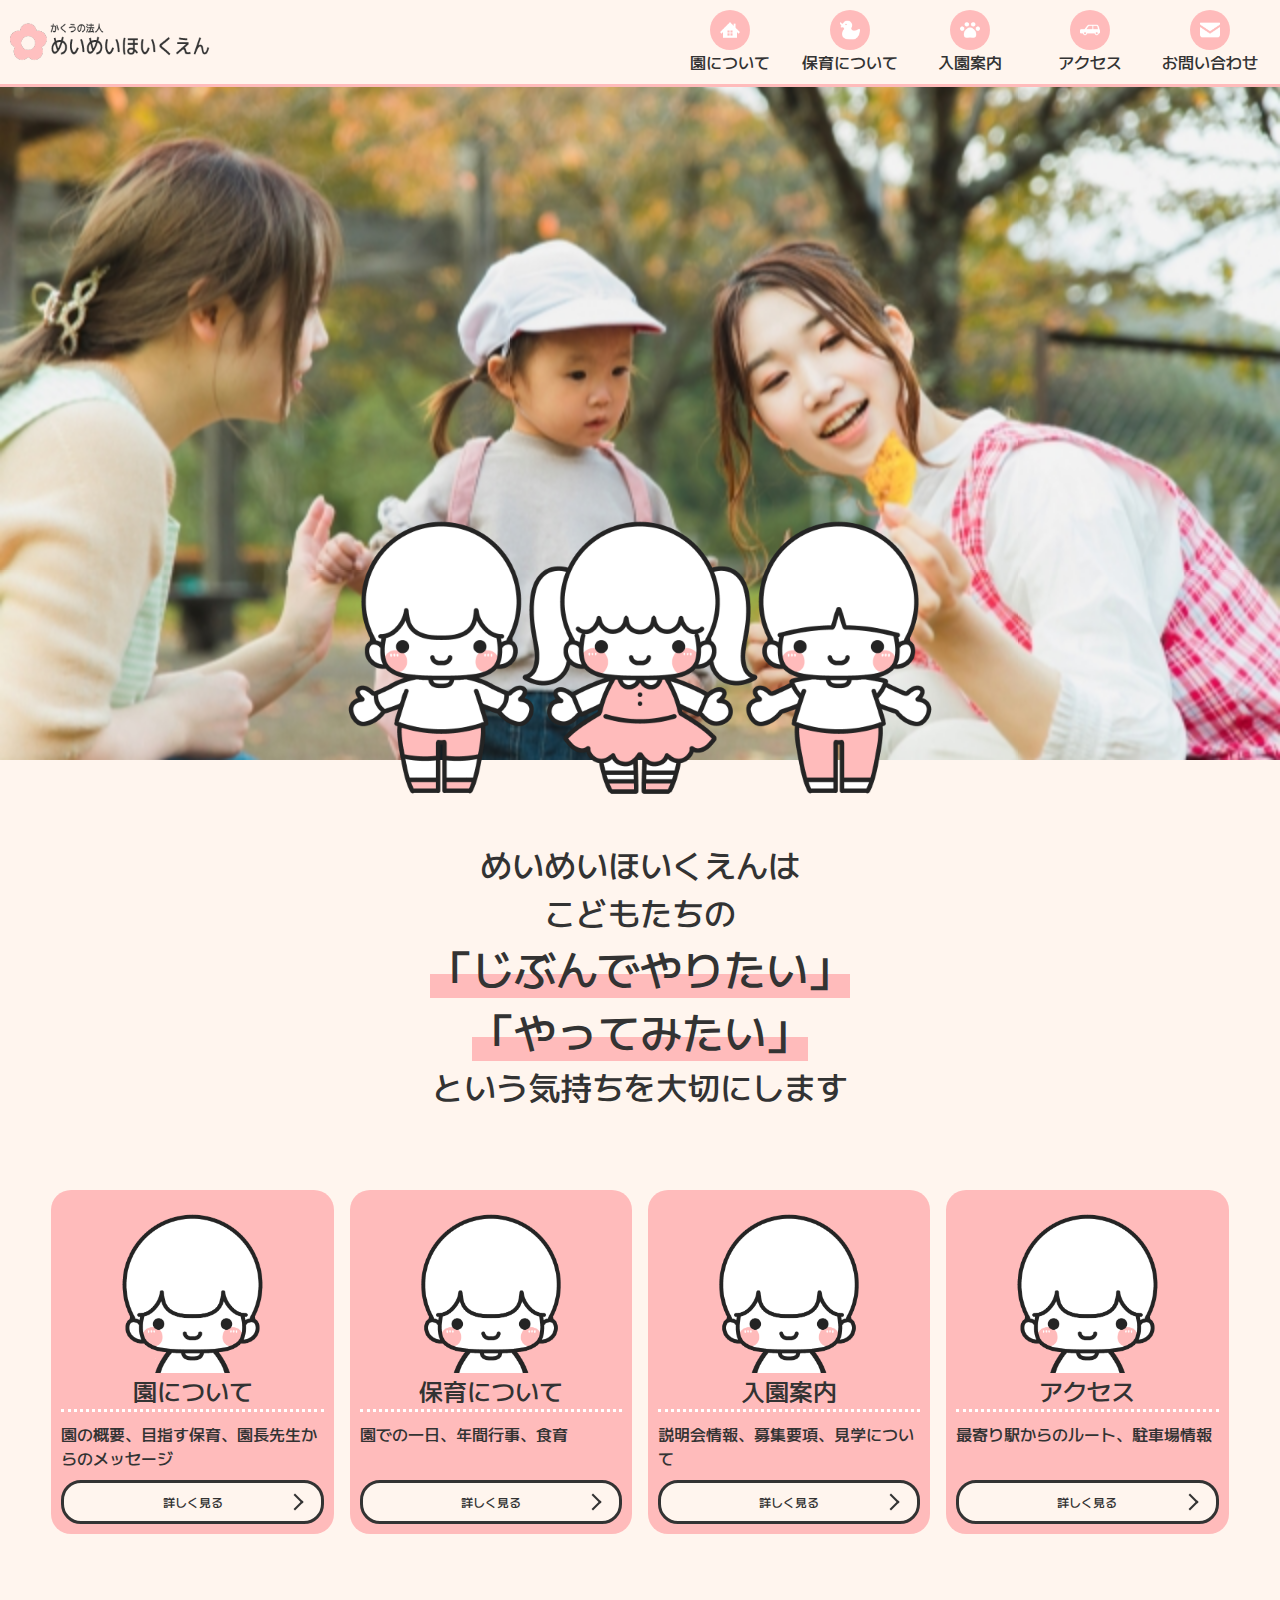
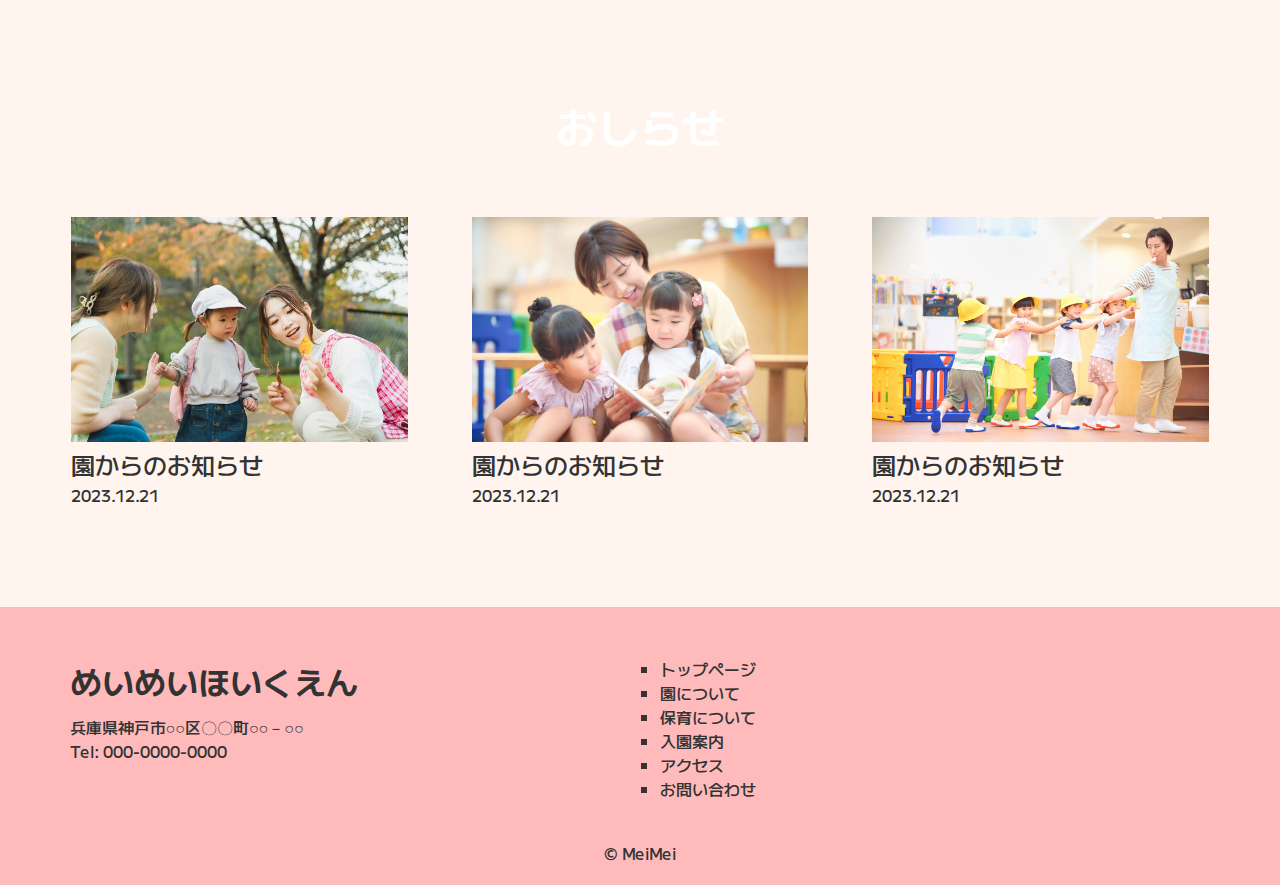
<file: index.html>
<!doctype html>
<html lang="js"><!-- InstanceBegin template="/Templates/tmplate.dwt" codeOutsideHTMLIsLocked="false" -->
<head>
	<meta charset="utf-8">
	<meta name="viewport" content="width=device-width, initial-scale=1">
	<!-- InstanceBeginEditable name="doctitle" -->
	<title>めいめいほいくえん</title>
	<!-- InstanceEndEditable -->
	<meta name="Description" content="めいめいほいくえんのサイトです。">
	<link href="img/icon.ico" rel="icon">
	<link href="css/style.css" rel="stylesheet" type="text/css">
	<link href="css/slick.css" rel="stylesheet" type="text/css">
	<link href="css/slick-theme.css" rel="stylesheet" type="text/css">
<script src="js/jquery-3.7.1.slim.min.js"></script>
<script src="js/slick.min.js"></script>
<!-- InstanceBeginEditable name="head" -->
	<link href="css/index.css" rel="stylesheet" type="text/css">
<!-- InstanceEndEditable -->
</head>
<body>
	<header>
		<div class="header-box">
			<h1 class="site-title">
				<a href="index.html"><img src="img/logo.png" alt="めいめいほいくえん"></a>
			</h1>
			<nav id="pc-menu">
				<ul>
					<li>
						<a href="./about.html">
							<dl>
								<dt><img src="img/icon-house.png" alt="園について"></dt>
								<dd>園について</dd>
							</dl>
						</a>
					</li>
					<li>
						<a href="./day.html">
							<dl>
								<dt><img src="img/icon-toy.png" alt="保育について"></dt>
								<dd>保育について</dd>
							</dl>
						</a>
					</li>
					<li>
						<a href="./enter.html">
							<dl>
								<dt><img src="img/icon-nikukyu.png" alt="入園案内"></dt>
								<dd>入園案内</dd>
							</dl>
						</a>
					</li>
					<li>
						<a href="./access.html">
							<dl>
								<dt><img src="img/icon-car.png" alt="アクセス"></dt>
								<dd>アクセス</dd>
							</dl>
						</a>
					</li>
					<li>
						<a href="./contact.html">
							<dl>
								<dt><img src="img/icon-mail.png" alt="お問い合わせ"></dt>
								<dd>お問い合わせ</dd>
							</dl>
						</a>
					</li>
				</ul>
			</nav>
			<div class="openbtn"><span></span><span></span><span></span></div>
		</div>
		<div id="sp-menu">
			<ul>
				<li>
					<a href="./about.html">
						<dl>
							<dt><img src="img/icon-house.png" alt="園について"></dt>
							<dd>園について</dd>
						</dl>
					</a>
				</li>
				<li>
					<a href="./day.html">
						<dl>
							<dt><img src="img/icon-toy.png" alt="保育について"></dt>
							<dd>保育について</dd>
						</dl>
					</a>
				</li>
				<li>
					<a href="./enter.html">
						<dl>
							<dt><img src="img/icon-nikukyu.png" alt="入園案内"></dt>
							<dd>入園案内</dd>
						</dl>
					</a>
				</li>
				<li>
					<a href="./access.html">
						<dl>
							<dt><img src="img/icon-car.png" alt="アクセス"></dt>
							<dd>アクセス</dd>
						</dl>
					</a>
				</li>
				<li>
					<a href="./contact.html">
						<dl>
							<dt><img src="img/icon-mail.png" alt="お問い合わせ"></dt>
							<dd>お問い合わせ</dd>
						</dl>
					</a>
				</li>
			</ul>
		</div>
	</header>
	
	<main>
		<!-- InstanceBeginEditable name="main" -->
		<section id="mainvisual">
			<ul id="slider">
				<li class="slider-item"><img src="img/mainvisual-1.jpg" alt="メインビジュアル"></li>
				<li class="slider-item"><img src="img/mainvisual-2.jpg" alt="メインビジュアル"></li>
				<li class="slider-item"><img src="img/mainvisual-3.jpg" alt="メインビジュアル"></li>
				<li class="slider-item"><img src="img/mainvisual-4.jpg" alt="メインビジュアル"></li>
			</ul>
			<div class="kisya"><img src="img/mainvisual-img.png" alt="おとこのことおんなのこ"></div>
		</section>
		
		<section id="message">
			<div class="container">
				<p>めいめいほいくえんは<br>こどもたちの<br><span>「じぶんでやりたい」</span><br><span>「やってみたい」</span><br>という気持ちを大切にします</p>
			</div>
		</section>
		
		<section id="link">
			<div class="container">
				<ul>
					<li>
						<img src="img/link-img.png" alt="男の子">
						<p class="title">園について</p>
						<p class="description">園の概要、目指す保育、園長先生からのメッセージ</p>
						<a href="./about.html">詳しく見る</a>
					</li>
					<li>
						<img src="img/link-img.png" alt="男の子">
						<p class="title">保育について</p>
						<p class="description">園での一日、年間行事、食育</p>
						<a href="./day.html">詳しく見る</a>
					</li>
					<li>
						<img src="img/link-img.png" alt="男の子">
						<p class="title">入園案内</p>
						<p class="description">説明会情報、募集要項、見学について</p>
						<a href="./enter.html">詳しく見る</a>
					</li>
					<li>
						<img src="img/link-img.png" alt="男の子">
						<p class="title">アクセス</p>
						<p class="description">最寄り駅からのルート、駐車場情報</p>
						<a href="./access.html">詳しく見る</a>
					</li>
				</ul>
			</div>
		</section>
		
		<section id="news">
			<div class="container">
				<h2>おしらせ</h2>
				<ul class="news-lists">
					<li class="news-list">
						<a href="javascript:nolink();">
							<div class="img"><img src="img/mainvisual-1.jpg" alt="お知らせ"></div>
							<p class="title">園からのお知らせ</p>
							<p class="date">2023.12.21</p>
						</a>
					</li>
					<li class="news-list">
						<a href="javascript:nolink();">
							<div class="img"><img src="img/mainvisual-2.jpg" alt="お知らせ"></div>
							<p class="title">園からのお知らせ</p>
							<p class="date">2023.12.21</p>
						</a>
					</li>
					<li class="news-list">
						<a href="javascript:nolink();">
							<div class="img"><img src="img/mainvisual-3.jpg" alt="お知らせ"></div>
							<p class="title">園からのお知らせ</p>
							<p class="date">2023.12.21</p>
						</a>
					</li>
				</ul>
			</div>
		</section>
		<!-- InstanceEndEditable -->
	</main>

	<footer>
		<div class="container">
			<div class="footer-wrap">
				<div class="address">
					<p class="title">めいめいほいくえん</p>
					<p>兵庫県神戸市○○区〇〇町○○－○○</p>
					<p>Tel: 000-0000-0000</p>
				</div>
				<ul class="footer-menu">
					<li><a href="index.html">トップページ</a></li>
					<li><a href="./about.html">園について</a></li>
					<li><a href="./day.html">保育について</a></li>
					<li><a href="./enter.html">入園案内</a></li>
					<li><a href="./access.html">アクセス</a></li>
					<li><a href="./contact.html">お問い合わせ</a></li>
				</ul>
			</div>
		  <p class="copyright">&copy; MeiMei</p>
	  </div>
	
	</footer>
<!-- InstanceBeginEditable name="EditRegion4" -->
	<script>
		$('#slider').slick({
			autoplay: true, //自動再生
			fade: true,    // fedeオン
			speed: 1500,   // 画像切り替えにかかる時間（ミリ秒）
			autoplaySpeed: 3000, //自動再生の速度
			arrows: false, //前へ・次への矢印ナビを表示
			dots: false, //ドット型のナビを表示
			infinite: true //無限ループ
		});
	</script>	
<!-- InstanceEndEditable -->
<script>
		//ハンバーガーボタン押下
		$(".openbtn").click(function () {
			$(this).toggleClass('active');
			$("#sp-menu").toggleClass('active');
		});
		
	function nolink(){
		alert("この先のページは作成しておりません。");
	}
	
		
	</script>
</body>
<!-- InstanceEnd --></html>
</file>
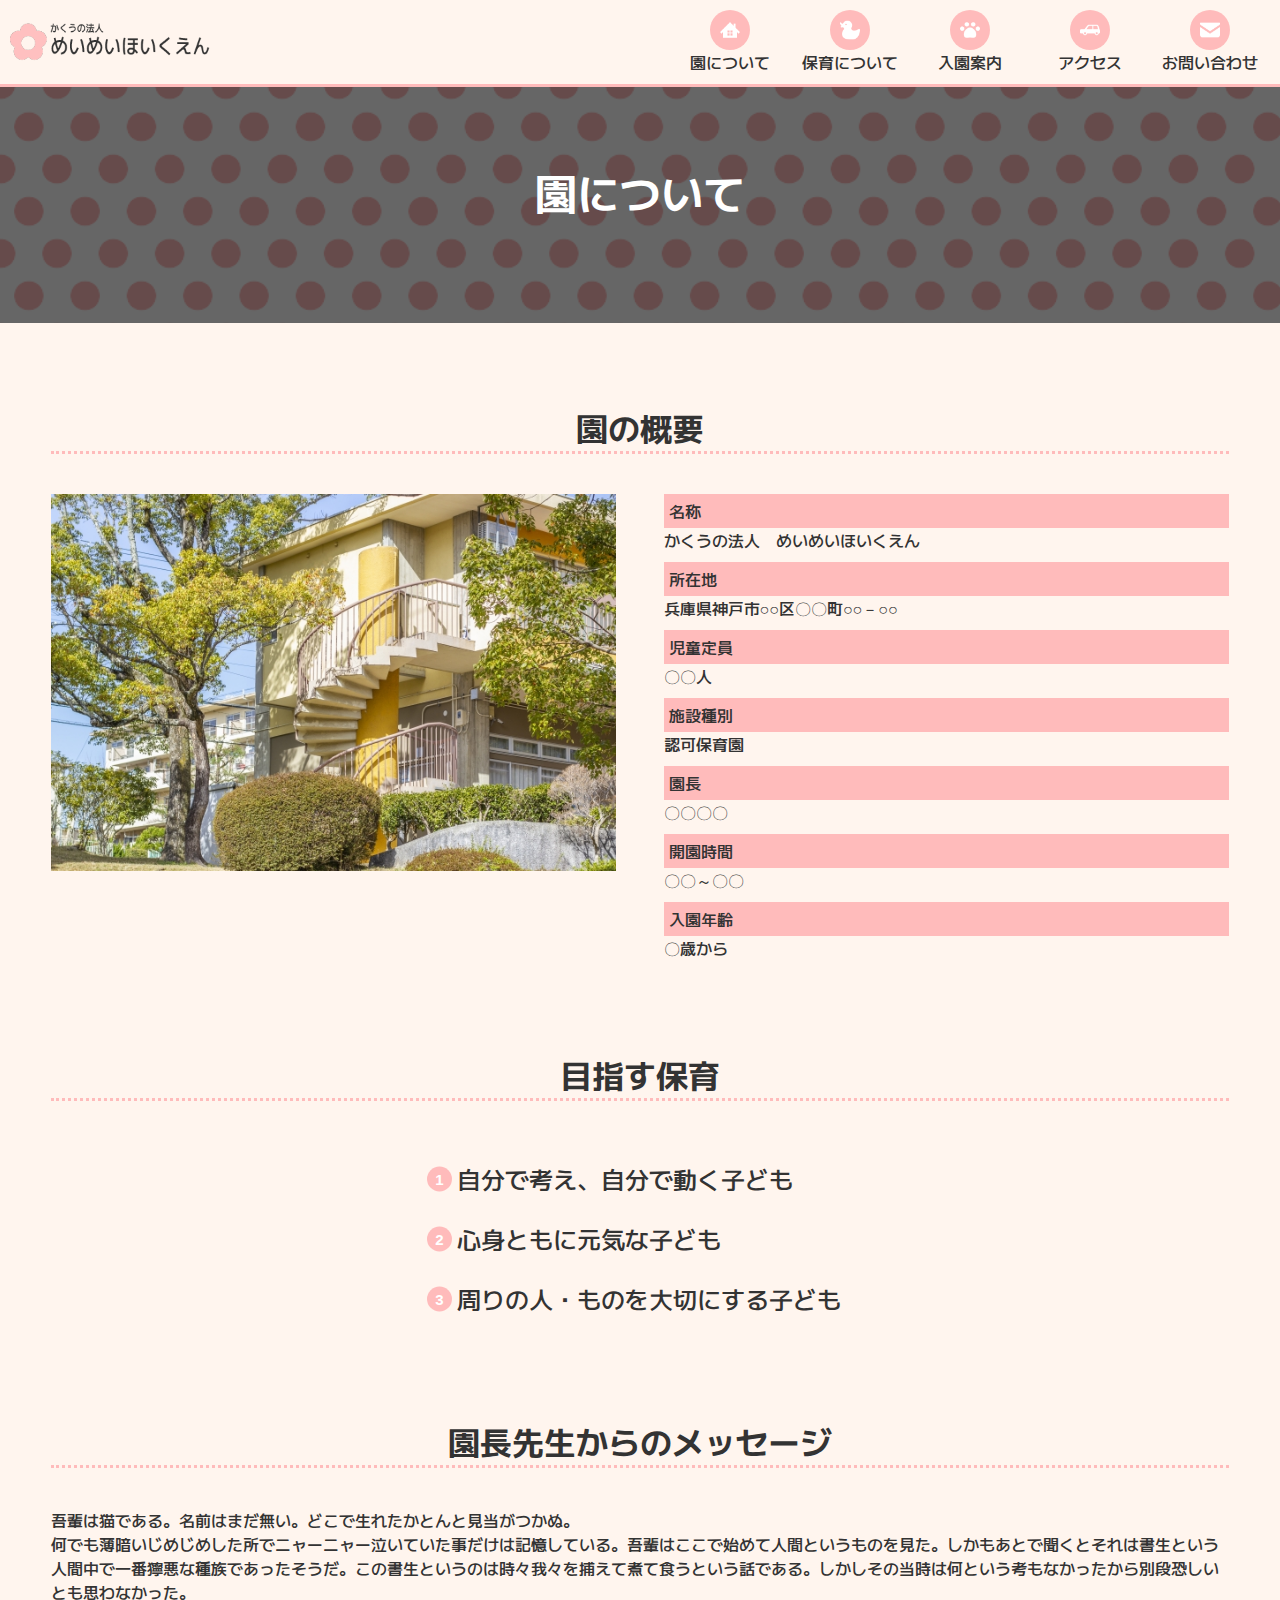
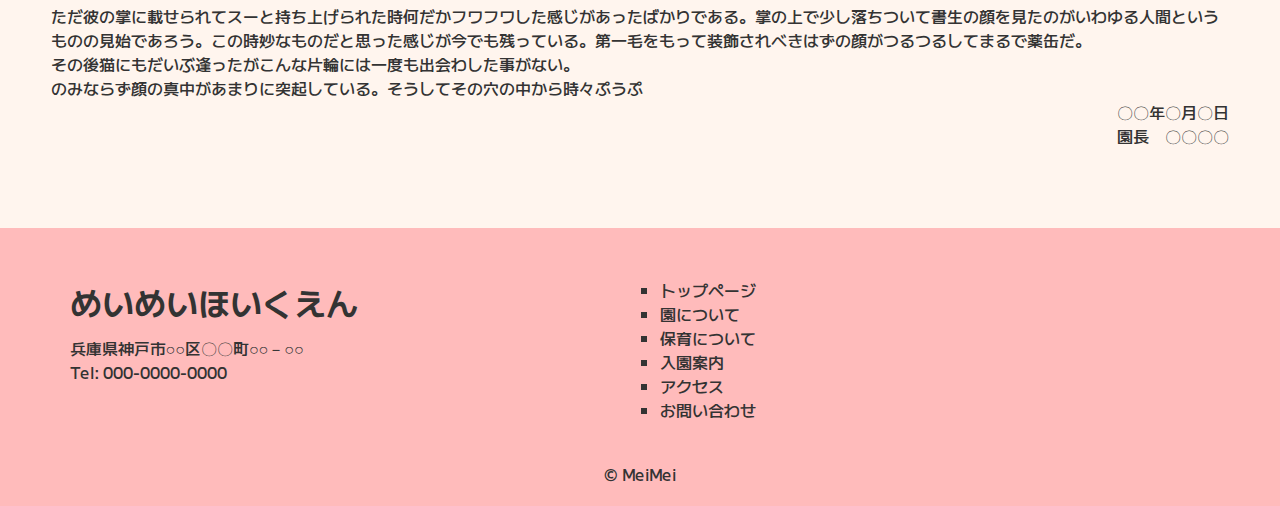
<file: about.html>
<!doctype html>
<html lang="js"><!-- InstanceBegin template="/Templates/tmplate.dwt" codeOutsideHTMLIsLocked="false" -->
<head>
	<meta charset="utf-8">
	<meta name="viewport" content="width=device-width, initial-scale=1">
	<!-- InstanceBeginEditable name="doctitle" -->
	<title>園について - めいめいほいくえん</title>
	<!-- InstanceEndEditable -->
	<meta name="Description" content="めいめいほいくえんのサイトです。">
	<link href="img/icon.ico" rel="icon">
	<link href="css/style.css" rel="stylesheet" type="text/css">
	<link href="css/slick.css" rel="stylesheet" type="text/css">
	<link href="css/slick-theme.css" rel="stylesheet" type="text/css">
<script src="js/jquery-3.7.1.slim.min.js"></script>
<script src="js/slick.min.js"></script>
<!-- InstanceBeginEditable name="head" -->
	<link href="css/about.css" rel="stylesheet" type="text/css">
<!-- InstanceEndEditable -->
</head>
<body>
	<header>
		<div class="header-box">
			<h1 class="site-title">
				<a href="index.html"><img src="img/logo.png" alt="めいめいほいくえん"></a>
			</h1>
			<nav id="pc-menu">
				<ul>
					<li>
						<a href="./about.html">
							<dl>
								<dt><img src="img/icon-house.png" alt="園について"></dt>
								<dd>園について</dd>
							</dl>
						</a>
					</li>
					<li>
						<a href="./day.html">
							<dl>
								<dt><img src="img/icon-toy.png" alt="保育について"></dt>
								<dd>保育について</dd>
							</dl>
						</a>
					</li>
					<li>
						<a href="./enter.html">
							<dl>
								<dt><img src="img/icon-nikukyu.png" alt="入園案内"></dt>
								<dd>入園案内</dd>
							</dl>
						</a>
					</li>
					<li>
						<a href="./access.html">
							<dl>
								<dt><img src="img/icon-car.png" alt="アクセス"></dt>
								<dd>アクセス</dd>
							</dl>
						</a>
					</li>
					<li>
						<a href="./contact.html">
							<dl>
								<dt><img src="img/icon-mail.png" alt="お問い合わせ"></dt>
								<dd>お問い合わせ</dd>
							</dl>
						</a>
					</li>
				</ul>
			</nav>
			<div class="openbtn"><span></span><span></span><span></span></div>
		</div>
		<div id="sp-menu">
			<ul>
				<li>
					<a href="./about.html">
						<dl>
							<dt><img src="img/icon-house.png" alt="園について"></dt>
							<dd>園について</dd>
						</dl>
					</a>
				</li>
				<li>
					<a href="./day.html">
						<dl>
							<dt><img src="img/icon-toy.png" alt="保育について"></dt>
							<dd>保育について</dd>
						</dl>
					</a>
				</li>
				<li>
					<a href="./enter.html">
						<dl>
							<dt><img src="img/icon-nikukyu.png" alt="入園案内"></dt>
							<dd>入園案内</dd>
						</dl>
					</a>
				</li>
				<li>
					<a href="./access.html">
						<dl>
							<dt><img src="img/icon-car.png" alt="アクセス"></dt>
							<dd>アクセス</dd>
						</dl>
					</a>
				</li>
				<li>
					<a href="./contact.html">
						<dl>
							<dt><img src="img/icon-mail.png" alt="お問い合わせ"></dt>
							<dd>お問い合わせ</dd>
						</dl>
					</a>
				</li>
			</ul>
		</div>
	</header>
	
	<main>
		<!-- InstanceBeginEditable name="main" -->
		<section id="sub-title">
			<h2 class="page-title">園について</h2>
		</section>
		
		<section id="gaiyou">
			<div class="container">
				<h3 class="sec-title">園の概要</h3>
				<div class="gaiyou-wrap">
					<div class="img"><img src="img/gaiyou.jpg" alt="建物"></div>
					<dl>
						<dt>名称</dt>
						<dd>かくうの法人　めいめいほいくえん</dd>
						<dt>所在地</dt>
						<dd>兵庫県神戸市○○区〇〇町○○－○○</dd>
						<dt>児童定員</dt>
						<dd>〇〇人</dd>
						<dt>施設種別</dt>
						<dd>認可保育園</dd>
						<dt>園長</dt>
						<dd>〇〇〇〇</dd>
						<dt>開園時間</dt>
						<dd>〇〇～〇〇</dd>
						<dt>入園年齢</dt>
						<dd>〇歳から</dd>
					</dl>
				</div>
			</div>	
		</section>
		
		<section id="mezasu-hoiku">
			<div class="container">
				<h3 class="sec-title">目指す保育</h3>
				<ol>
					<li><a href="#">自分で考え、自分で動く子ども</a></li>
					<li><a href="#">心身ともに元気な子ども</a></li>
					<li><a href="#">周りの人・ものを大切にする子ども</a></li>
				</ol>
			</div>
		</section>
		
		
		<section id="encho">
			<div class="container">
				<h3 class="sec-title">園長先生からのメッセージ</h3>
				<div class="text">
					<p>吾輩は猫である。名前はまだ無い。どこで生れたかとんと見当がつかぬ。</p>
					<p>何でも薄暗いじめじめした所でニャーニャー泣いていた事だけは記憶している。吾輩はここで始めて人間というものを見た。しかもあとで聞くとそれは書生という人間中で一番獰悪な種族であったそうだ。この書生というのは時々我々を捕えて煮て食うという話である。しかしその当時は何という考もなかったから別段恐しいとも思わなかった。</p>
					<p>ただ彼の掌に載せられてスーと持ち上げられた時何だかフワフワした感じがあったばかりである。掌の上で少し落ちついて書生の顔を見たのがいわゆる人間というものの見始であろう。この時妙なものだと思った感じが今でも残っている。第一毛をもって装飾されべきはずの顔がつるつるしてまるで薬缶だ。</p>
					<p>その後猫にもだいぶ逢ったがこんな片輪には一度も出会わした事がない。</p>
					<p>のみならず顔の真中があまりに突起している。そうしてその穴の中から時々ぷうぷ</p>
					<p class="encho-name">〇〇年〇月〇日<br>園長　〇〇〇〇</p>
				</div>
			</div>
		</section>
		<!-- InstanceEndEditable -->
	</main>

	<footer>
		<div class="container">
			<div class="footer-wrap">
				<div class="address">
					<p class="title">めいめいほいくえん</p>
					<p>兵庫県神戸市○○区〇〇町○○－○○</p>
					<p>Tel: 000-0000-0000</p>
				</div>
				<ul class="footer-menu">
					<li><a href="index.html">トップページ</a></li>
					<li><a href="./about.html">園について</a></li>
					<li><a href="./day.html">保育について</a></li>
					<li><a href="./enter.html">入園案内</a></li>
					<li><a href="./access.html">アクセス</a></li>
					<li><a href="./contact.html">お問い合わせ</a></li>
				</ul>
			</div>
		  <p class="copyright">&copy; MeiMei</p>
	  </div>
	
	</footer>
<!-- InstanceBeginEditable name="EditRegion4" --><!-- InstanceEndEditable -->
<script>
		//ハンバーガーボタン押下
		$(".openbtn").click(function () {
			$(this).toggleClass('active');
			$("#sp-menu").toggleClass('active');
		});
		
	function nolink(){
		alert("この先のページは作成しておりません。");
	}
	
		
	</script>
</body>
<!-- InstanceEnd --></html>
</file>
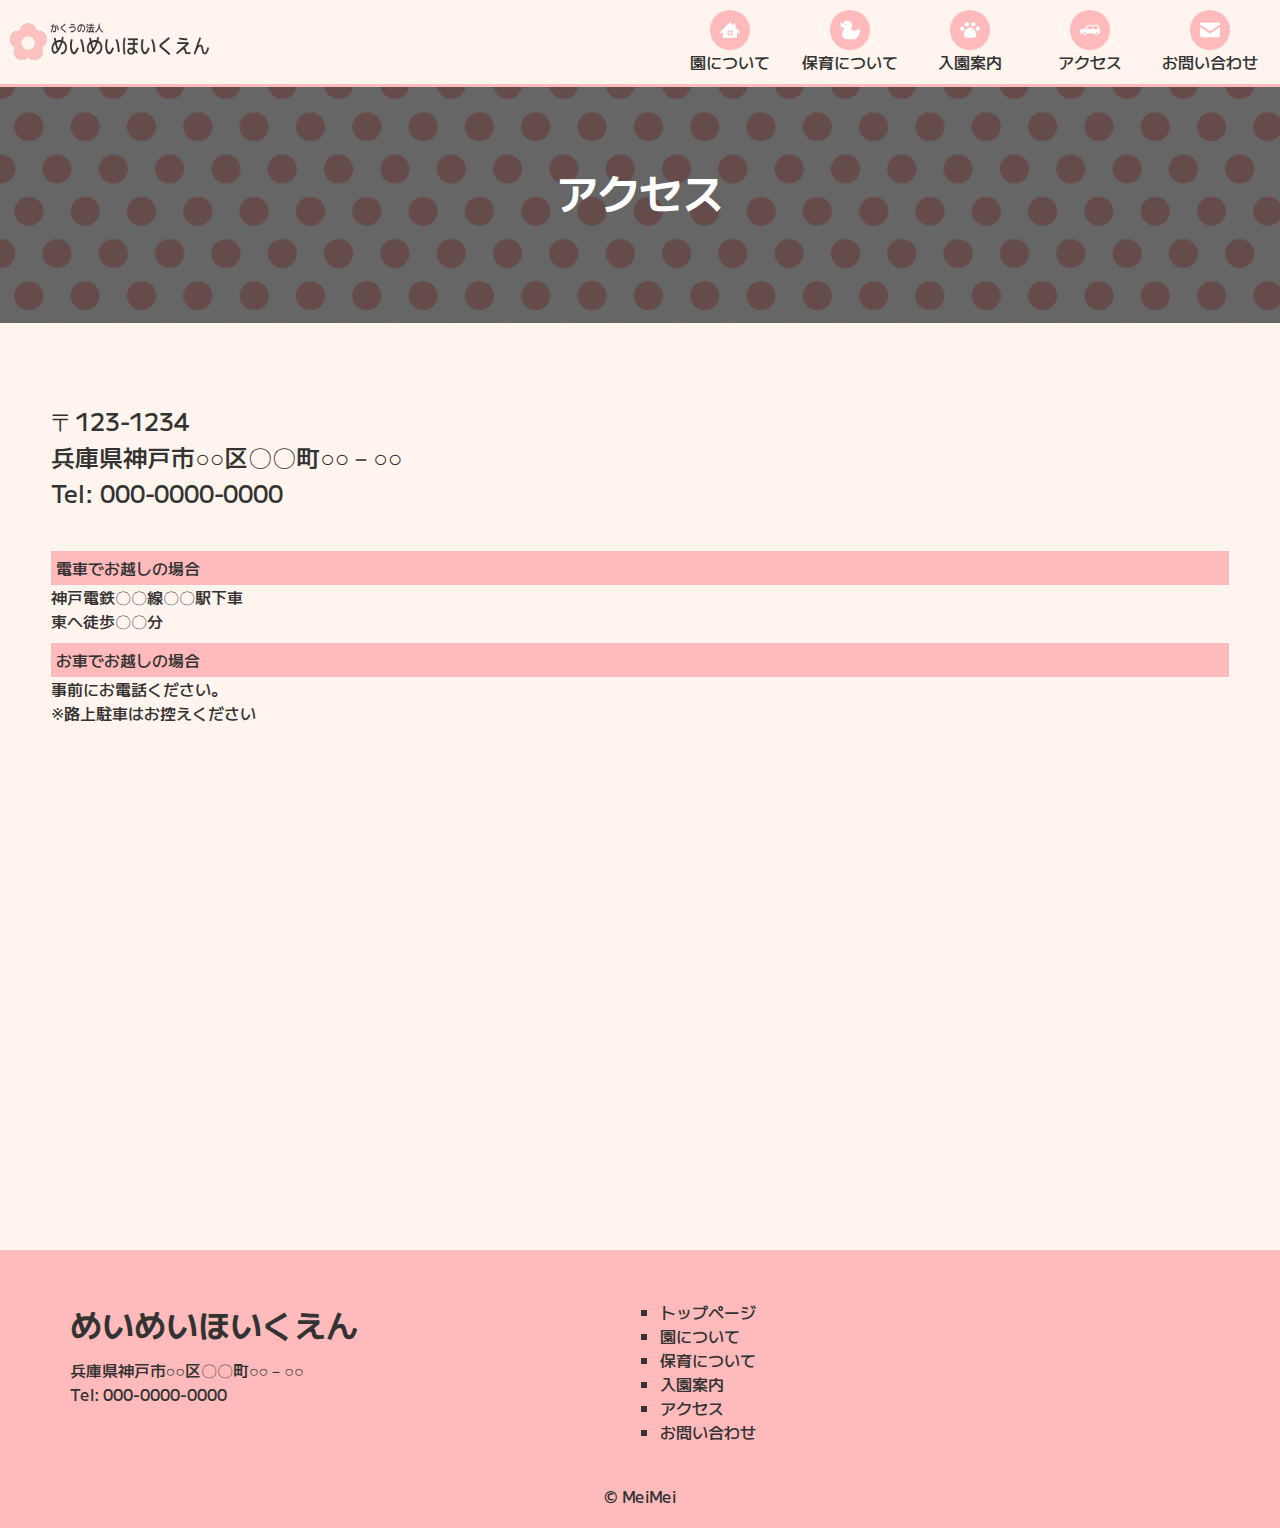
<file: access.html>
<!doctype html>
<html lang="js"><!-- InstanceBegin template="/Templates/tmplate.dwt" codeOutsideHTMLIsLocked="false" -->
<head>
	<meta charset="utf-8">
	<meta name="viewport" content="width=device-width, initial-scale=1">
	<!-- InstanceBeginEditable name="doctitle" -->
	<title>アクセス - めいめいほいくえん</title>
	<!-- InstanceEndEditable -->
	<meta name="Description" content="めいめいほいくえんのサイトです。">
	<link href="img/icon.ico" rel="icon">
	<link href="css/style.css" rel="stylesheet" type="text/css">
	<link href="css/slick.css" rel="stylesheet" type="text/css">
	<link href="css/slick-theme.css" rel="stylesheet" type="text/css">
<script src="js/jquery-3.7.1.slim.min.js"></script>
<script src="js/slick.min.js"></script>
<!-- InstanceBeginEditable name="head" -->
	<link href="css/access.css" rel="stylesheet" type="text/css">
<!-- InstanceEndEditable -->
</head>
<body>
	<header>
		<div class="header-box">
			<h1 class="site-title">
				<a href="index.html"><img src="img/logo.png" alt="めいめいほいくえん"></a>
			</h1>
			<nav id="pc-menu">
				<ul>
					<li>
						<a href="./about.html">
							<dl>
								<dt><img src="img/icon-house.png" alt="園について"></dt>
								<dd>園について</dd>
							</dl>
						</a>
					</li>
					<li>
						<a href="./day.html">
							<dl>
								<dt><img src="img/icon-toy.png" alt="保育について"></dt>
								<dd>保育について</dd>
							</dl>
						</a>
					</li>
					<li>
						<a href="./enter.html">
							<dl>
								<dt><img src="img/icon-nikukyu.png" alt="入園案内"></dt>
								<dd>入園案内</dd>
							</dl>
						</a>
					</li>
					<li>
						<a href="./access.html">
							<dl>
								<dt><img src="img/icon-car.png" alt="アクセス"></dt>
								<dd>アクセス</dd>
							</dl>
						</a>
					</li>
					<li>
						<a href="./contact.html">
							<dl>
								<dt><img src="img/icon-mail.png" alt="お問い合わせ"></dt>
								<dd>お問い合わせ</dd>
							</dl>
						</a>
					</li>
				</ul>
			</nav>
			<div class="openbtn"><span></span><span></span><span></span></div>
		</div>
		<div id="sp-menu">
			<ul>
				<li>
					<a href="./about.html">
						<dl>
							<dt><img src="img/icon-house.png" alt="園について"></dt>
							<dd>園について</dd>
						</dl>
					</a>
				</li>
				<li>
					<a href="./day.html">
						<dl>
							<dt><img src="img/icon-toy.png" alt="保育について"></dt>
							<dd>保育について</dd>
						</dl>
					</a>
				</li>
				<li>
					<a href="./enter.html">
						<dl>
							<dt><img src="img/icon-nikukyu.png" alt="入園案内"></dt>
							<dd>入園案内</dd>
						</dl>
					</a>
				</li>
				<li>
					<a href="./access.html">
						<dl>
							<dt><img src="img/icon-car.png" alt="アクセス"></dt>
							<dd>アクセス</dd>
						</dl>
					</a>
				</li>
				<li>
					<a href="./contact.html">
						<dl>
							<dt><img src="img/icon-mail.png" alt="お問い合わせ"></dt>
							<dd>お問い合わせ</dd>
						</dl>
					</a>
				</li>
			</ul>
		</div>
	</header>
	
	<main>
		<!-- InstanceBeginEditable name="main" -->
		<section id="sub-title">
			<h2 class="page-title">アクセス</h2>
		</section>
		<section id="access">
			<div class="container">
			
				<p>〒123-1234<br>兵庫県神戸市○○区〇〇町○○－○○<br>Tel: 000-0000-0000</p>

				<dl>
					<dt>電車でお越しの場合</dt>
					<dd>神戸電鉄〇〇線〇〇駅下車<br>東へ徒歩〇〇分</dd>
					<dt>お車でお越しの場合</dt>
					<dd>事前にお電話ください。<br>※路上駐車はお控えください</dd>
				</dl>
				
				<iframe src="https://www.google.com/maps/embed?pb=!1m18!1m12!1m3!1d104855.27563407758!2d135.1773938!3d34.78763819999999!2m3!1f0!2f0!3f0!3m2!1i1024!2i768!4f13.1!3m3!1m2!1s0x6000628355f67323%3A0x260446e0325dafdf!2z5YW15bqr55yM56We5oi45biC5YyX5Yy6!5e0!3m2!1sja!2sjp!4v1703407713324!5m2!1sja!2sjp" allowfullscreen="" loading="lazy" referrerpolicy="no-referrer-when-downgrade"></iframe>
			</div>
			
			

		</section>
		
		<!-- InstanceEndEditable -->
	</main>

	<footer>
		<div class="container">
			<div class="footer-wrap">
				<div class="address">
					<p class="title">めいめいほいくえん</p>
					<p>兵庫県神戸市○○区〇〇町○○－○○</p>
					<p>Tel: 000-0000-0000</p>
				</div>
				<ul class="footer-menu">
					<li><a href="index.html">トップページ</a></li>
					<li><a href="./about.html">園について</a></li>
					<li><a href="./day.html">保育について</a></li>
					<li><a href="./enter.html">入園案内</a></li>
					<li><a href="./access.html">アクセス</a></li>
					<li><a href="./contact.html">お問い合わせ</a></li>
				</ul>
			</div>
		  <p class="copyright">&copy; MeiMei</p>
	  </div>
	
	</footer>
<!-- InstanceBeginEditable name="EditRegion4" -->
	
	<!-- InstanceEndEditable -->
<script>
		//ハンバーガーボタン押下
		$(".openbtn").click(function () {
			$(this).toggleClass('active');
			$("#sp-menu").toggleClass('active');
		});
		
	function nolink(){
		alert("この先のページは作成しておりません。");
	}
	
		
	</script>
</body>
<!-- InstanceEnd --></html>
</file>
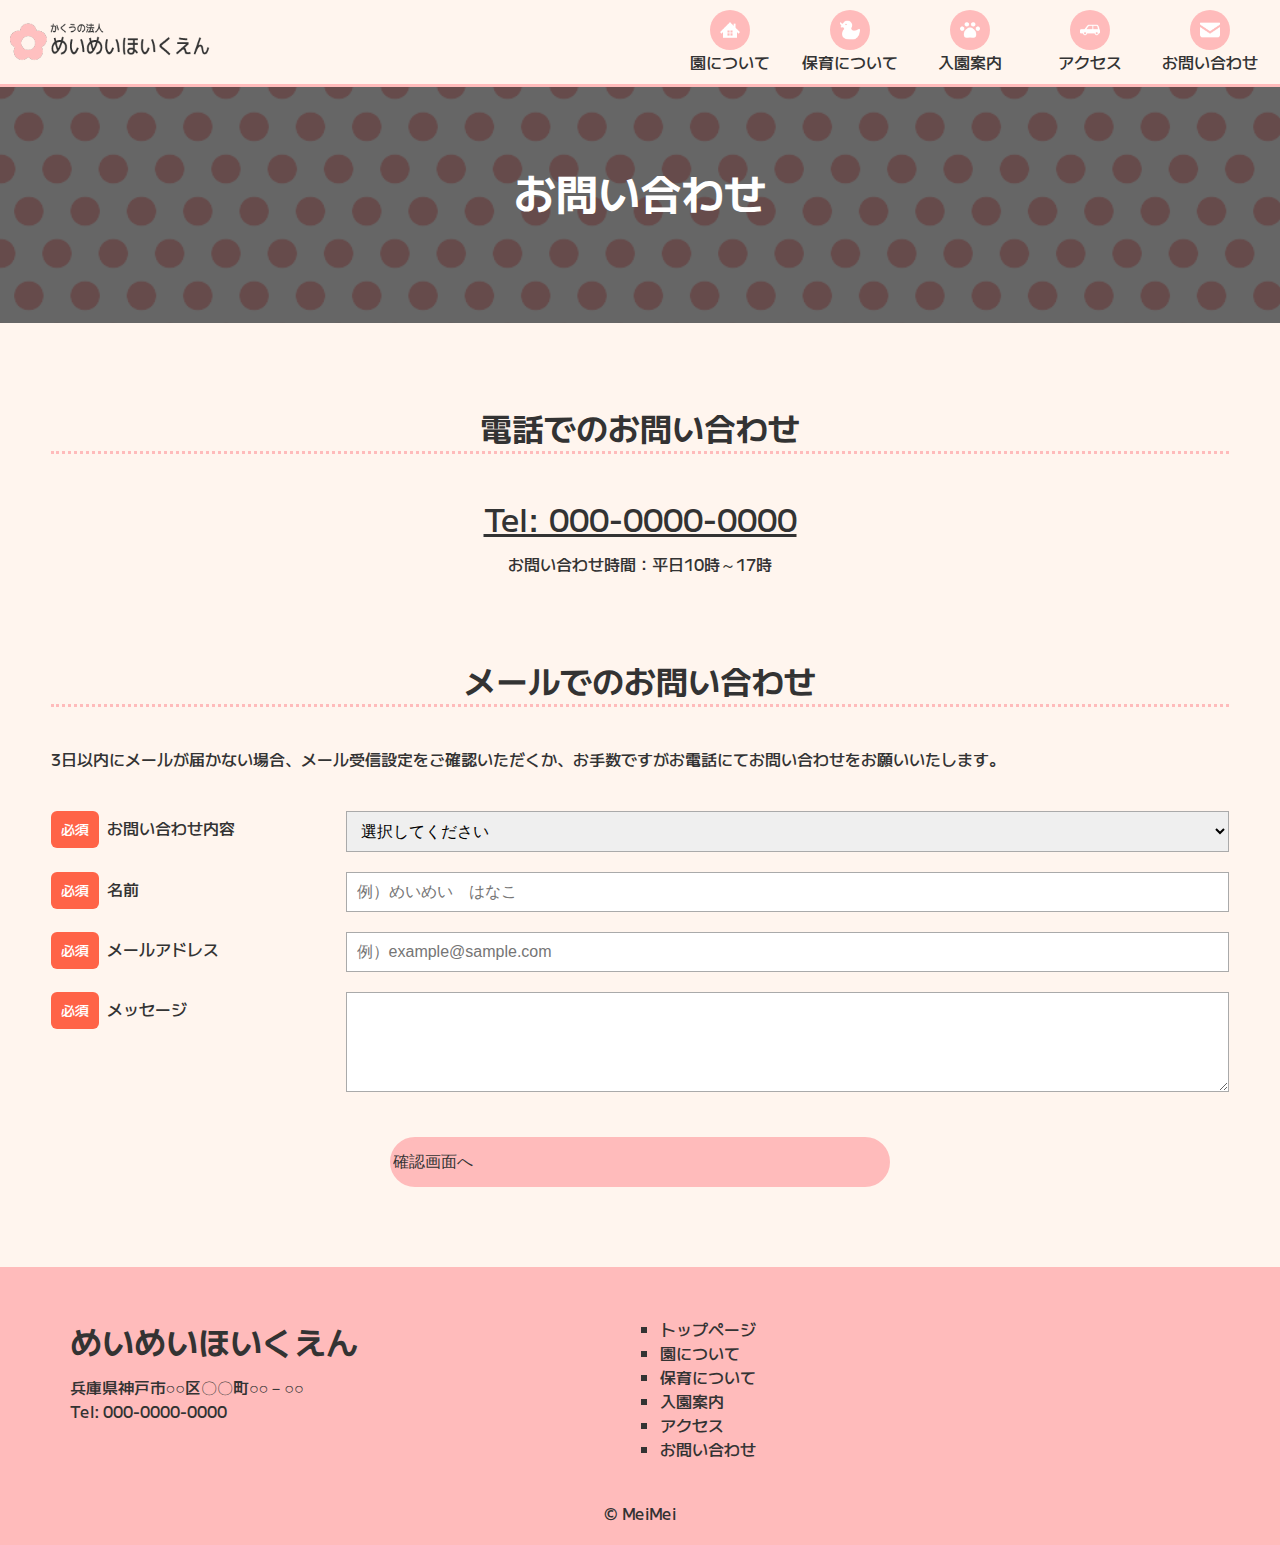
<file: contact.html>
<!doctype html>
<html lang="js"><!-- InstanceBegin template="/Templates/tmplate.dwt" codeOutsideHTMLIsLocked="false" -->
<head>
	<meta charset="utf-8">
	<meta name="viewport" content="width=device-width, initial-scale=1">
	<!-- InstanceBeginEditable name="doctitle" -->
	<title>お問い合わせ - めいめいほいくえん</title>
	<!-- InstanceEndEditable -->
	<meta name="Description" content="めいめいほいくえんのサイトです。">
	<link href="img/icon.ico" rel="icon">
	<link href="css/style.css" rel="stylesheet" type="text/css">
	<link href="css/slick.css" rel="stylesheet" type="text/css">
	<link href="css/slick-theme.css" rel="stylesheet" type="text/css">
<script src="js/jquery-3.7.1.slim.min.js"></script>
<script src="js/slick.min.js"></script>
<!-- InstanceBeginEditable name="head" -->
	<link href="css/contact.css" rel="stylesheet" type="text/css">
<!-- InstanceEndEditable -->
</head>
<body>
	<header>
		<div class="header-box">
			<h1 class="site-title">
				<a href="index.html"><img src="img/logo.png" alt="めいめいほいくえん"></a>
			</h1>
			<nav id="pc-menu">
				<ul>
					<li>
						<a href="./about.html">
							<dl>
								<dt><img src="img/icon-house.png" alt="園について"></dt>
								<dd>園について</dd>
							</dl>
						</a>
					</li>
					<li>
						<a href="./day.html">
							<dl>
								<dt><img src="img/icon-toy.png" alt="保育について"></dt>
								<dd>保育について</dd>
							</dl>
						</a>
					</li>
					<li>
						<a href="#">
							<dl>
								<dt><img src="img/icon-nikukyu.png" alt="入園案内"></dt>
								<dd>入園案内</dd>
							</dl>
						</a>
					</li>
					<li>
						<a href="./access.html">
							<dl>
								<dt><img src="img/icon-car.png" alt="アクセス"></dt>
								<dd>アクセス</dd>
							</dl>
						</a>
					</li>
					<li>
						<a href="./contact.html">
							<dl>
								<dt><img src="img/icon-mail.png" alt="お問い合わせ"></dt>
								<dd>お問い合わせ</dd>
							</dl>
						</a>
					</li>
				</ul>
			</nav>
			<div class="openbtn"><span></span><span></span><span></span></div>
		</div>
		<div id="sp-menu">
			<ul>
				<li>
					<a href="./about.html">
						<dl>
							<dt><img src="img/icon-house.png" alt="園について"></dt>
							<dd>園について</dd>
						</dl>
					</a>
				</li>
				<li>
					<a href="./day.html">
						<dl>
							<dt><img src="img/icon-toy.png" alt="保育について"></dt>
							<dd>保育について</dd>
						</dl>
					</a>
				</li>
				<li>
					<a href="#">
						<dl>
							<dt><img src="img/icon-nikukyu.png" alt="入園案内"></dt>
							<dd>入園案内</dd>
						</dl>
					</a>
				</li>
				<li>
					<a href="./access.html">
						<dl>
							<dt><img src="img/icon-car.png" alt="アクセス"></dt>
							<dd>アクセス</dd>
						</dl>
					</a>
				</li>
				<li>
					<a href="./contact.html">
						<dl>
							<dt><img src="img/icon-mail.png" alt="お問い合わせ"></dt>
							<dd>お問い合わせ</dd>
						</dl>
					</a>
				</li>
			</ul>
		</div>
	</header>
	
	<main>
		<!-- InstanceBeginEditable name="main" -->
		<section id="sub-title">
			<h2 class="page-title">お問い合わせ</h2>
		</section>
		<section id="phone">
			<div class="container">
				<h3 class="sec-title">電話でのお問い合わせ</h3>
				<p class="phone-number"><a href="tel:000-0000-0000">Tel: 000-0000-0000</a></p>
				<p>お問い合わせ時間：平日10時～17時</p>
			</div>
		</section>
		<section id="mail">
			<div class="container">
				<h3 class="sec-title">メールでのお問い合わせ</h3>
				<p>3日以内にメールが届かない場合、メール受信設定をご確認いただくか、お手数ですがお電話にてお問い合わせをお願いいたします。</p>
				<form action="#" method="post">
					<dl class="flex-box">
						<dt class="flex-item"><label for="name"><span class="label-required">必須</span>お問い合わせ内容</label></dt>
						<dd class="flex-item">
							<select name="contact-type">
									<option value="" selected="selected">
									選択してください</option>
									<option value="type1">
									入園について</option>
									<option value="type2">
									見学について</option>
									<option value="type3">
									上記以外</option>
							</select>
						</dd>
						<dt class="flex-item"><label for="name"><span class="label-required">必須</span>名前</label></dt>
						<dd class="flex-item"><input type="text" id="name" name="your-name" placeholder="例）めいめい　はなこ"></dd>
						<dt class="flex-item"><label for="email"><span class="label-required">必須</span>メールアドレス</label></dt>
						<dd class="flex-item"><input type="email" id="email" name="your-email" placeholder="例）example@sample.com"></dd>
						<dt class="flex-item"><label for="message"><span class="label-required">必須</span>メッセージ</label></dt>
						<dd class="flex-item"><textarea id="message" name="your-message"></textarea></dd>
					</dl>
					<input class="btn" type="submit" value="確認画面へ">
				</form>
			</div>
		</section>
		<!-- InstanceEndEditable -->
	</main>

	<footer>
		<div class="container">
			<div class="footer-wrap">
				<div class="address">
					<p class="title">めいめいほいくえん</p>
					<p>兵庫県神戸市○○区〇〇町○○－○○</p>
					<p>Tel: 000-0000-0000</p>
				</div>
				<ul class="footer-menu">
					<li><a href="index.html">トップページ</a></li>
					<li><a href="./about.html">園について</a></li>
					<li><a href="./day.html">保育について</a></li>
					<li><a href="#">入園案内</a></li>
					<li><a href="./access.html">アクセス</a></li>
					<li><a href="./contact.html">お問い合わせ</a></li>
				</ul>
			</div>
		  <p class="copyright">&copy; MeiMei</p>
	  </div>
	
	</footer>
<!-- InstanceBeginEditable name="EditRegion4" -->
	
	<!-- InstanceEndEditable -->
<script>
		//ハンバーガーボタン押下
		$(".openbtn").click(function () {
			$(this).toggleClass('active');
			$("#sp-menu").toggleClass('active');
		});
		
	
		
	</script>
</body>
<!-- InstanceEnd --></html>
</file>
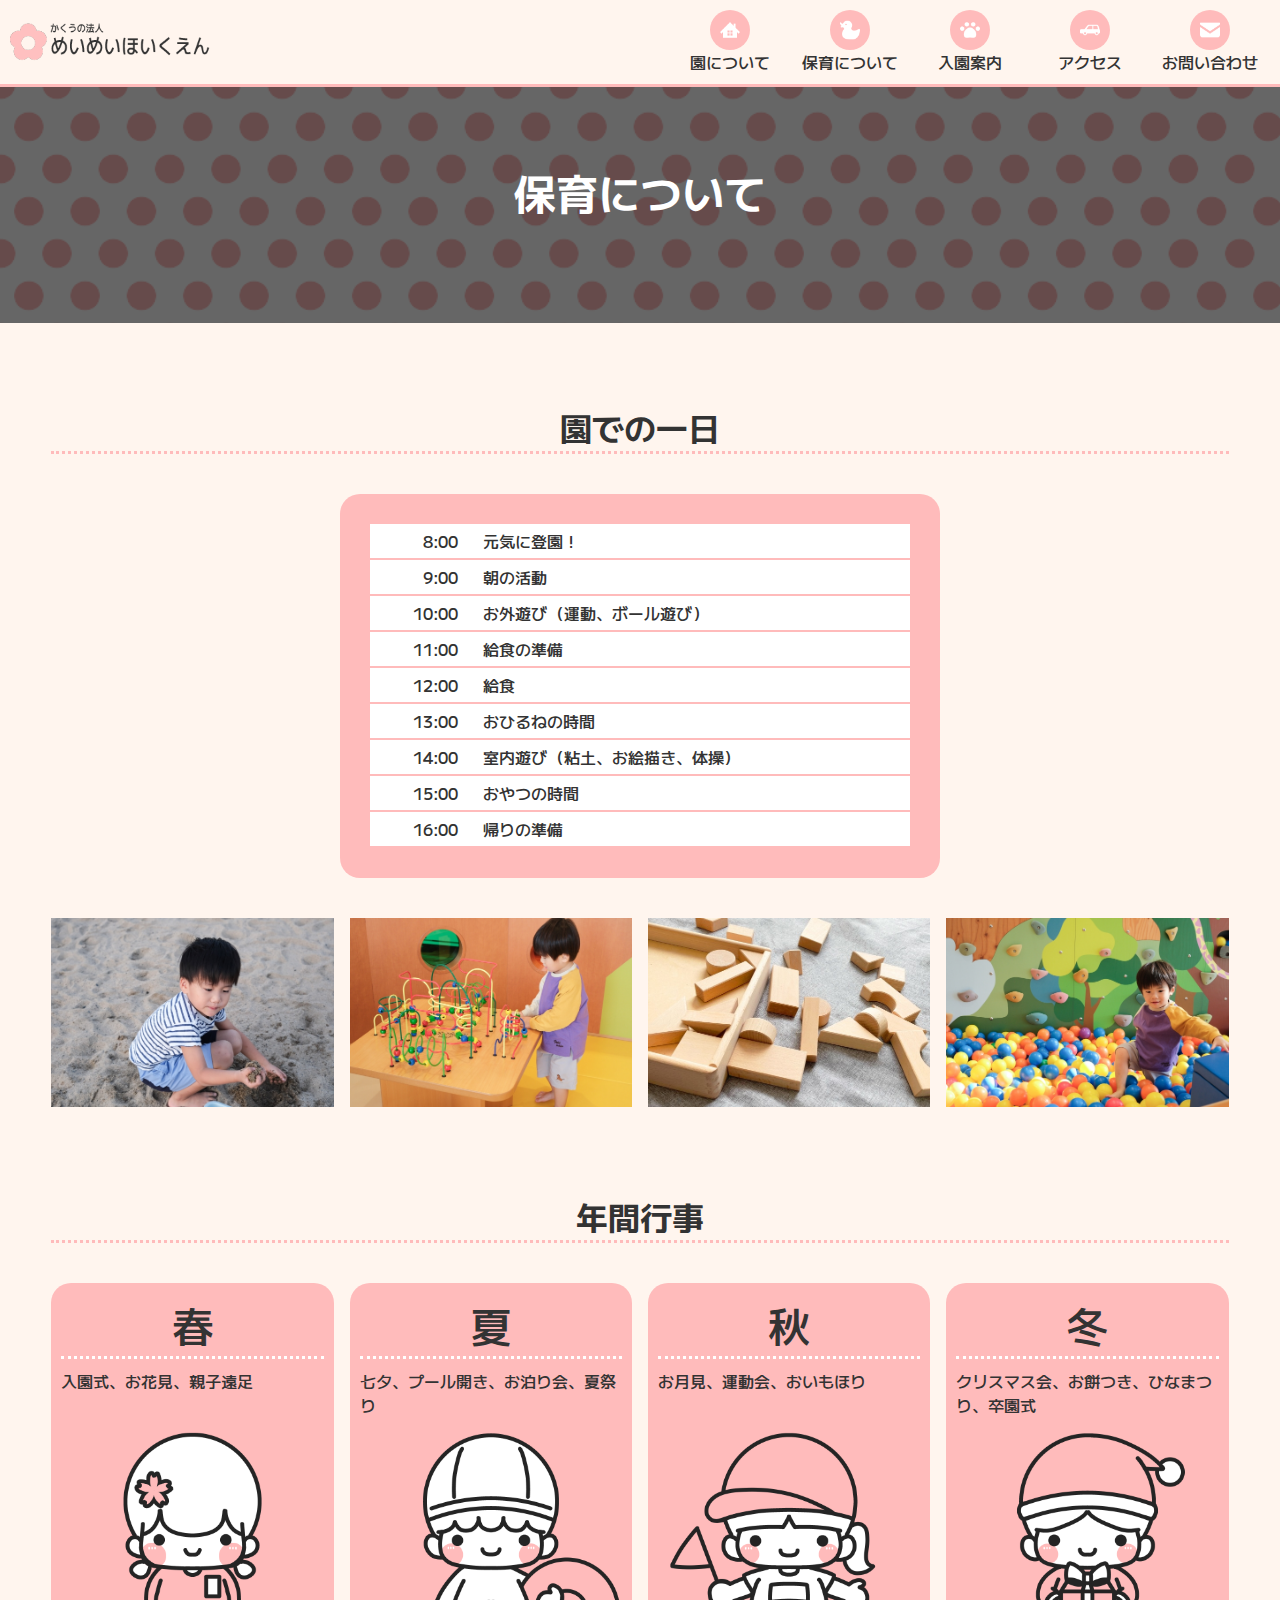
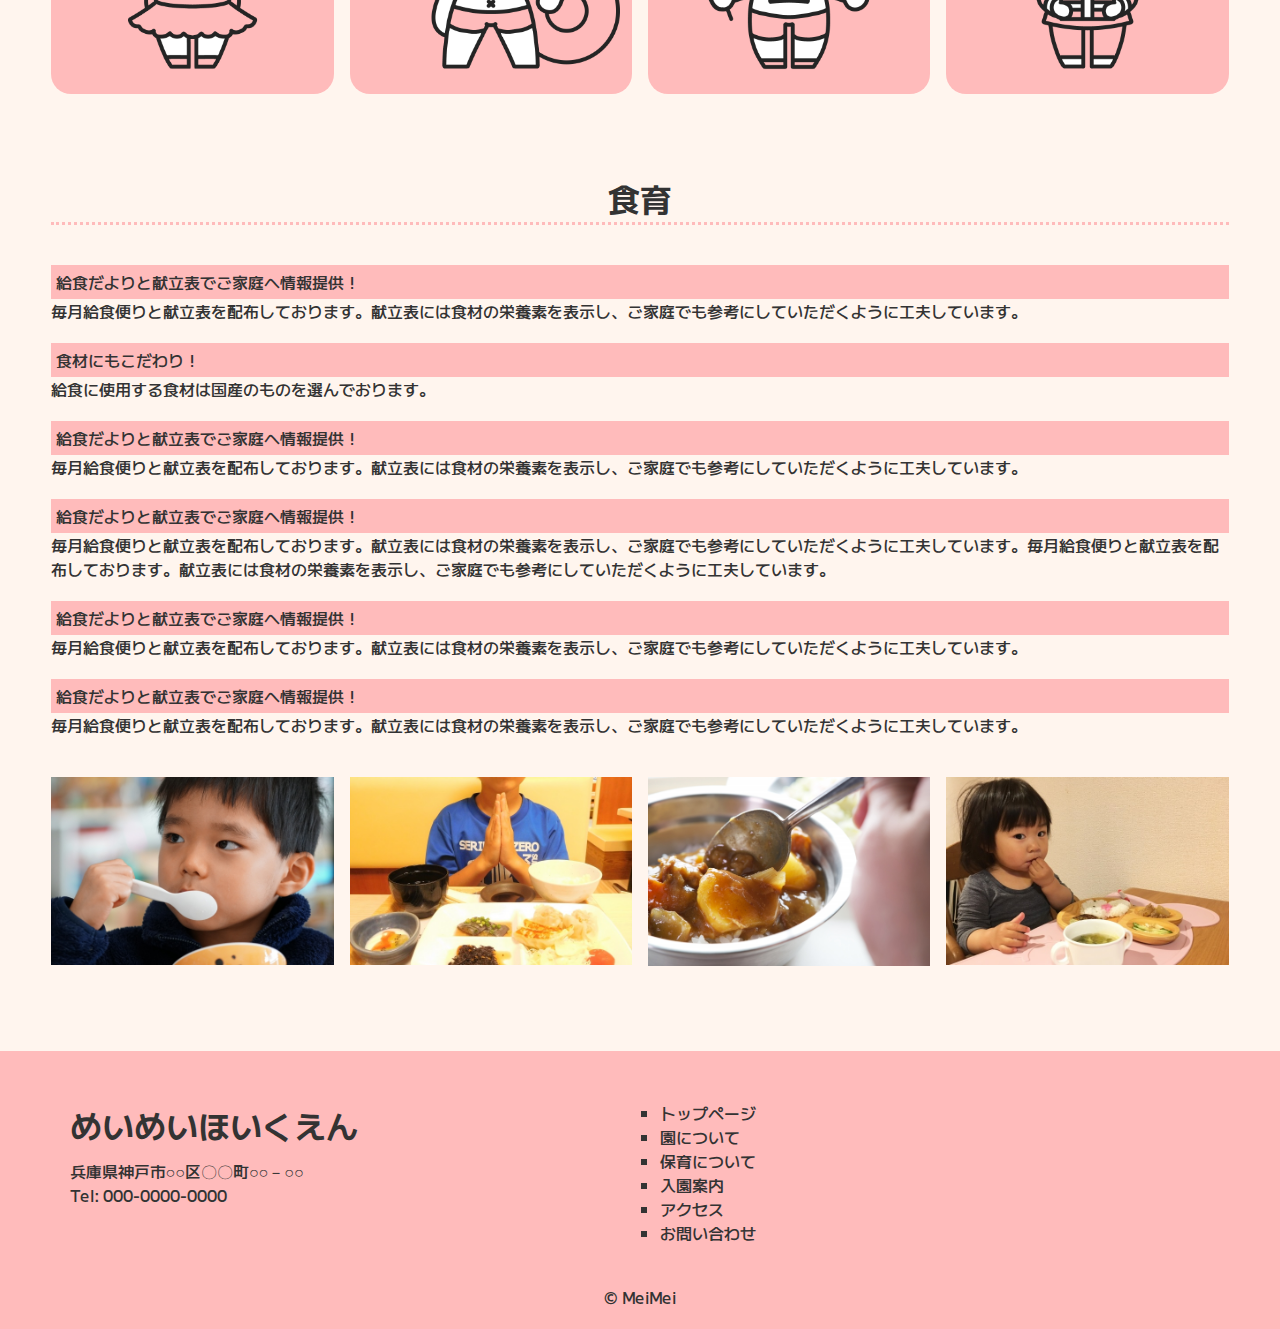
<file: day.html>
<!doctype html>
<html lang="js"><!-- InstanceBegin template="/Templates/tmplate.dwt" codeOutsideHTMLIsLocked="false" -->
<head>
	<meta charset="utf-8">
	<meta name="viewport" content="width=device-width, initial-scale=1">
	<!-- InstanceBeginEditable name="doctitle" -->
	<title>園について - めいめいほいくえん</title>
	<!-- InstanceEndEditable -->
	<meta name="Description" content="めいめいほいくえんのサイトです。">
	<link href="img/icon.ico" rel="icon">
	<link href="css/style.css" rel="stylesheet" type="text/css">
	<link href="css/slick.css" rel="stylesheet" type="text/css">
	<link href="css/slick-theme.css" rel="stylesheet" type="text/css">
<script src="js/jquery-3.7.1.slim.min.js"></script>
<script src="js/slick.min.js"></script>
<!-- InstanceBeginEditable name="head" -->
	<link href="css/day.css" rel="stylesheet" type="text/css">
<!-- InstanceEndEditable -->
</head>
<body>
	<header>
		<div class="header-box">
			<h1 class="site-title">
				<a href="index.html"><img src="img/logo.png" alt="めいめいほいくえん"></a>
			</h1>
			<nav id="pc-menu">
				<ul>
					<li>
						<a href="./about.html">
							<dl>
								<dt><img src="img/icon-house.png" alt="園について"></dt>
								<dd>園について</dd>
							</dl>
						</a>
					</li>
					<li>
						<a href="./day.html">
							<dl>
								<dt><img src="img/icon-toy.png" alt="保育について"></dt>
								<dd>保育について</dd>
							</dl>
						</a>
					</li>
					<li>
						<a href="./enter.html">
							<dl>
								<dt><img src="img/icon-nikukyu.png" alt="入園案内"></dt>
								<dd>入園案内</dd>
							</dl>
						</a>
					</li>
					<li>
						<a href="./access.html">
							<dl>
								<dt><img src="img/icon-car.png" alt="アクセス"></dt>
								<dd>アクセス</dd>
							</dl>
						</a>
					</li>
					<li>
						<a href="./contact.html">
							<dl>
								<dt><img src="img/icon-mail.png" alt="お問い合わせ"></dt>
								<dd>お問い合わせ</dd>
							</dl>
						</a>
					</li>
				</ul>
			</nav>
			<div class="openbtn"><span></span><span></span><span></span></div>
		</div>
		<div id="sp-menu">
			<ul>
				<li>
					<a href="./about.html">
						<dl>
							<dt><img src="img/icon-house.png" alt="園について"></dt>
							<dd>園について</dd>
						</dl>
					</a>
				</li>
				<li>
					<a href="./day.html">
						<dl>
							<dt><img src="img/icon-toy.png" alt="保育について"></dt>
							<dd>保育について</dd>
						</dl>
					</a>
				</li>
				<li>
					<a href="./enter.html">
						<dl>
							<dt><img src="img/icon-nikukyu.png" alt="入園案内"></dt>
							<dd>入園案内</dd>
						</dl>
					</a>
				</li>
				<li>
					<a href="./access.html">
						<dl>
							<dt><img src="img/icon-car.png" alt="アクセス"></dt>
							<dd>アクセス</dd>
						</dl>
					</a>
				</li>
				<li>
					<a href="./contact.html">
						<dl>
							<dt><img src="img/icon-mail.png" alt="お問い合わせ"></dt>
							<dd>お問い合わせ</dd>
						</dl>
					</a>
				</li>
			</ul>
		</div>
	</header>
	
	<main>
		<!-- InstanceBeginEditable name="main" -->
		<section id="sub-title">
			<h2 class="page-title">保育について</h2>
		</section>
		
		<section id="day">
			<div class="container">
				<h3 class="sec-title">園での一日</h3>
				<dl>
					<dt>8:00</dt>
					<dd>元気に登園！</dd>
					<dt>9:00</dt>
					<dd>朝の活動</dd>
					<dt>10:00</dt>
					<dd>お外遊び（運動、ボール遊び）</dd>
					<dt>11:00</dt>
					<dd>給食の準備</dd>
					<dt>12:00</dt>
					<dd>給食</dd>
					<dt>13:00</dt>
					<dd>おひるねの時間</dd>
					<dt>14:00</dt>
					<dd>室内遊び（粘土、お絵描き、体操）</dd>
					<dt>15:00</dt>
					<dd>おやつの時間</dd>
					<dt>16:00</dt>
					<dd>帰りの準備</dd>
				</dl>
				<ul>
					<li><img src="img/day1.jpg" alt="園での一日"></li>
					<li><img src="img/day2.jpg" alt="園での一日"></li>
					<li><img src="img/day3.jpg" alt="園での一日"></li>
					<li><img src="img/day4.jpg" alt="園での一日"></li>
				</ul>
			</div>
			
		</section>
		
		<section id="season">
			<div class="container">
				<h3 class="sec-title">年間行事</h3>
				<ul>
					<li>
						<p class="title">春</p>
						<p>入園式、お花見、親子遠足</p>
						<div class="img"><img src="img/season1.png" alt="春の女の子"></div>
					</li>
					<li>
						<p class="title">夏</p>
						<p>七夕、プール開き、お泊り会、夏祭り</p>
						<div class="img"><img src="img/season2.png" alt="夏の男の子"></div>
					</li>
					<li>
						<p class="title">秋</p>
						<p>お月見、運動会、おいもほり</p>
						<div class="img"><img src="img/season3.png" alt="秋の女の子"></div>
					</li>
					<li>
						<p class="title">冬</p>
						<p>クリスマス会、お餅つき、ひなまつり、卒園式</p>
						<div class="img"><img src="img/season4.png" alt="冬の男の子"></div>
					</li>
				</ul>
			</div>
		</section>
		<section id="shokuiku">
			<div class="container">
				<h3 class="sec-title">食育</h3>
				<dl>
					<dt>給食だよりと献立表でご家庭へ情報提供！</dt>
					<dd>毎月給食便りと献立表を配布しております。献立表には食材の栄養素を表示し、ご家庭でも参考にしていただくように工夫しています。</dd>
					<dt>食材にもこだわり！</dt>
					<dd>給食に使用する食材は国産のものを選んでおります。</dd>
					<dt>給食だよりと献立表でご家庭へ情報提供！</dt>
					<dd>毎月給食便りと献立表を配布しております。献立表には食材の栄養素を表示し、ご家庭でも参考にしていただくように工夫しています。</dd>
					<dt>給食だよりと献立表でご家庭へ情報提供！</dt>
					<dd>毎月給食便りと献立表を配布しております。献立表には食材の栄養素を表示し、ご家庭でも参考にしていただくように工夫しています。毎月給食便りと献立表を配布しております。献立表には食材の栄養素を表示し、ご家庭でも参考にしていただくように工夫しています。</dd>
					<dt>給食だよりと献立表でご家庭へ情報提供！</dt>
					<dd>毎月給食便りと献立表を配布しております。献立表には食材の栄養素を表示し、ご家庭でも参考にしていただくように工夫しています。</dd>
					<dt>給食だよりと献立表でご家庭へ情報提供！</dt>
					<dd>毎月給食便りと献立表を配布しております。献立表には食材の栄養素を表示し、ご家庭でも参考にしていただくように工夫しています。</dd>
				</dl>
	
				<ul>
					<li><img src="img/shokuiku1.jpg" alt="園での一日"></li>
					<li><img src="img/shokuiku2.jpg" alt="園での一日"></li>
					<li><img src="img/shokuiku3.jpg" alt="園での一日"></li>
					<li><img src="img/shokuiku4.jpg" alt="園での一日"></li>
				</ul>
				
			</div>
		</section>
		
		<!-- InstanceEndEditable -->
	</main>

	<footer>
		<div class="container">
			<div class="footer-wrap">
				<div class="address">
					<p class="title">めいめいほいくえん</p>
					<p>兵庫県神戸市○○区〇〇町○○－○○</p>
					<p>Tel: 000-0000-0000</p>
				</div>
				<ul class="footer-menu">
					<li><a href="index.html">トップページ</a></li>
					<li><a href="./about.html">園について</a></li>
					<li><a href="./day.html">保育について</a></li>
					<li><a href="./enter.html">入園案内</a></li>
					<li><a href="./access.html">アクセス</a></li>
					<li><a href="./contact.html">お問い合わせ</a></li>
				</ul>
			</div>
		  <p class="copyright">&copy; MeiMei</p>
	  </div>
	
	</footer>
<!-- InstanceBeginEditable name="EditRegion4" --><!-- InstanceEndEditable -->
<script>
		//ハンバーガーボタン押下
		$(".openbtn").click(function () {
			$(this).toggleClass('active');
			$("#sp-menu").toggleClass('active');
		});
		
	function nolink(){
		alert("この先のページは作成しておりません。");
	}
	
		
	</script>
</body>
<!-- InstanceEnd --></html>
</file>
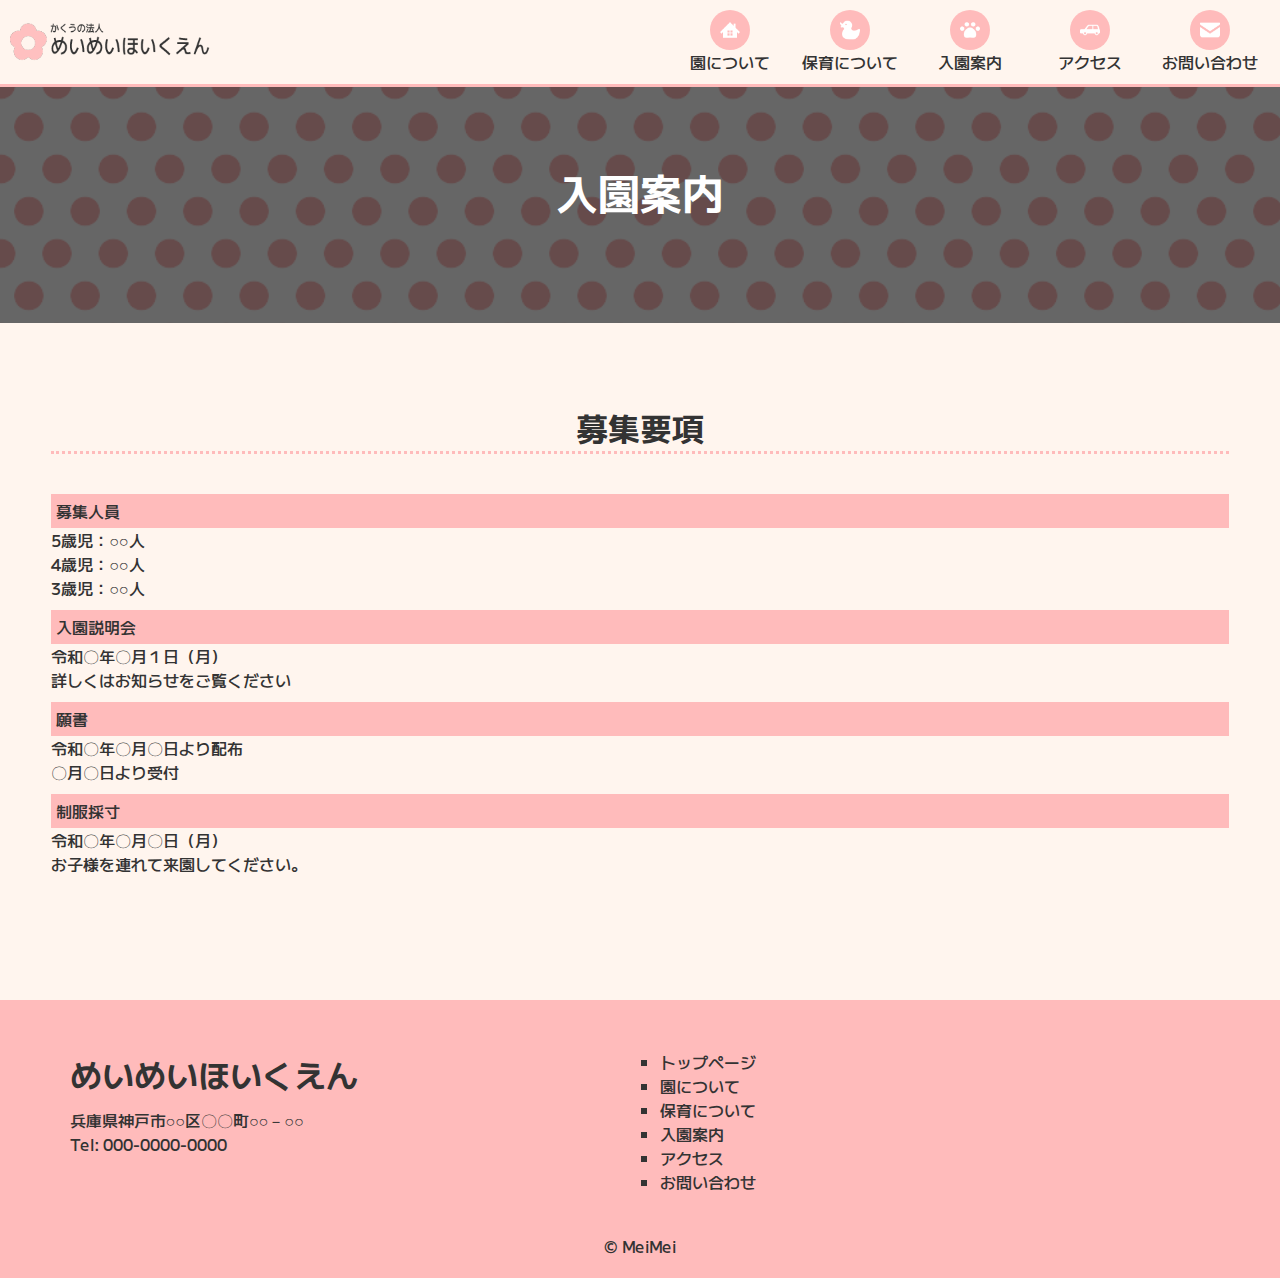
<file: enter.html>
<!doctype html>
<html lang="js"><!-- InstanceBegin template="/Templates/tmplate.dwt" codeOutsideHTMLIsLocked="false" -->
<head>
	<meta charset="utf-8">
	<meta name="viewport" content="width=device-width, initial-scale=1">
	<!-- InstanceBeginEditable name="doctitle" -->
	<title>入園案内 - めいめいほいくえん</title>
	<!-- InstanceEndEditable -->
	<meta name="Description" content="めいめいほいくえんのサイトです。">
	<link href="img/icon.ico" rel="icon">
	<link href="css/style.css" rel="stylesheet" type="text/css">
	<link href="css/slick.css" rel="stylesheet" type="text/css">
	<link href="css/slick-theme.css" rel="stylesheet" type="text/css">
<script src="js/jquery-3.7.1.slim.min.js"></script>
<script src="js/slick.min.js"></script>
<!-- InstanceBeginEditable name="head" -->
	<link href="css/enter.css" rel="stylesheet" type="text/css">
<!-- InstanceEndEditable -->
</head>
<body>
	<header>
		<div class="header-box">
			<h1 class="site-title">
				<a href="index.html"><img src="img/logo.png" alt="めいめいほいくえん"></a>
			</h1>
			<nav id="pc-menu">
				<ul>
					<li>
						<a href="./about.html">
							<dl>
								<dt><img src="img/icon-house.png" alt="園について"></dt>
								<dd>園について</dd>
							</dl>
						</a>
					</li>
					<li>
						<a href="./day.html">
							<dl>
								<dt><img src="img/icon-toy.png" alt="保育について"></dt>
								<dd>保育について</dd>
							</dl>
						</a>
					</li>
					<li>
						<a href="#">
							<dl>
								<dt><img src="img/icon-nikukyu.png" alt="入園案内"></dt>
								<dd>入園案内</dd>
							</dl>
						</a>
					</li>
					<li>
						<a href="./access.html">
							<dl>
								<dt><img src="img/icon-car.png" alt="アクセス"></dt>
								<dd>アクセス</dd>
							</dl>
						</a>
					</li>
					<li>
						<a href="./contact.html">
							<dl>
								<dt><img src="img/icon-mail.png" alt="お問い合わせ"></dt>
								<dd>お問い合わせ</dd>
							</dl>
						</a>
					</li>
				</ul>
			</nav>
			<div class="openbtn"><span></span><span></span><span></span></div>
		</div>
		<div id="sp-menu">
			<ul>
				<li>
					<a href="./about.html">
						<dl>
							<dt><img src="img/icon-house.png" alt="園について"></dt>
							<dd>園について</dd>
						</dl>
					</a>
				</li>
				<li>
					<a href="./day.html">
						<dl>
							<dt><img src="img/icon-toy.png" alt="保育について"></dt>
							<dd>保育について</dd>
						</dl>
					</a>
				</li>
				<li>
					<a href="#">
						<dl>
							<dt><img src="img/icon-nikukyu.png" alt="入園案内"></dt>
							<dd>入園案内</dd>
						</dl>
					</a>
				</li>
				<li>
					<a href="./access.html">
						<dl>
							<dt><img src="img/icon-car.png" alt="アクセス"></dt>
							<dd>アクセス</dd>
						</dl>
					</a>
				</li>
				<li>
					<a href="./contact.html">
						<dl>
							<dt><img src="img/icon-mail.png" alt="お問い合わせ"></dt>
							<dd>お問い合わせ</dd>
						</dl>
					</a>
				</li>
			</ul>
		</div>
	</header>
	
	<main>
		<!-- InstanceBeginEditable name="main" -->
		
		<section id="sub-title">
			<h2 class="page-title">入園案内</h2>
		</section>
		
		<section id="enter">
			<div class="container">
				<h3 class="sec-title">募集要項</h3>
				<dl>
					<dt>募集人員</dt>
					<dd>5歳児：○○人<br>4歳児：○○人<br>3歳児：○○人</dd>
					<dt>入園説明会</dt>
					<dd>令和〇年〇月１日（月）<br>詳しくはお知らせをご覧ください</dd>
					<dt>願書</dt>
					<dd>令和〇年〇月〇日より配布<br>〇月〇日より受付</dd>
					<dt>制服採寸</dt>
					<dd>令和〇年〇月〇日（月）<br>お子様を連れて来園してください。</dd>
				</dl>
				
				
				
			</div>
		</section>
		<!-- InstanceEndEditable -->
	</main>

	<footer>
		<div class="container">
			<div class="footer-wrap">
				<div class="address">
					<p class="title">めいめいほいくえん</p>
					<p>兵庫県神戸市○○区〇〇町○○－○○</p>
					<p>Tel: 000-0000-0000</p>
				</div>
				<ul class="footer-menu">
					<li><a href="index.html">トップページ</a></li>
					<li><a href="./about.html">園について</a></li>
					<li><a href="./day.html">保育について</a></li>
					<li><a href="#">入園案内</a></li>
					<li><a href="./access.html">アクセス</a></li>
					<li><a href="./contact.html">お問い合わせ</a></li>
				</ul>
			</div>
		  <p class="copyright">&copy; MeiMei</p>
	  </div>
	
	</footer>
<!-- InstanceBeginEditable name="EditRegion4" -->
	
	<!-- InstanceEndEditable -->
<script>
		//ハンバーガーボタン押下
		$(".openbtn").click(function () {
			$(this).toggleClass('active');
			$("#sp-menu").toggleClass('active');
		});
		
	function nolink(){
		alert("この先のページは作成しておりません。");
	}
	
		
	</script>
</body>
<!-- InstanceEnd --></html>
</file>
<file: css/style.css>
@charset "utf-8";
/* CSS Document */

/***************************************/
/* font */
/***************************************/
@font-face {
	font-family: 'MPLUS1';
	font-style: normal;
	font-weight: 400;
	src: url('../font/MPLUS1-Medium.ttf') format('truetype'), 
}
@font-face {
	font-family: 'MPLUS1';
	font-style: bold;
	font-weight: 700;
	src: url('../font/MPLUS1-Bold.ttf') format('truetype'), 
}



/***************************************/
/* color */
/***************************************/
:root{
	--text-color: #333;
	--bg-color: #fff5ee;
	--accent-color: #FFBBBB;
}

/***************************************/
/* reset css */
/***************************************/
*{
	margin: 0;
	padding: 0;
	text-decoration: none;
	box-sizing: border-box;
	list-style-type: none;
}

img{
	width: 100%;
}

html{
	font-size: 62.5%;
}

a{
	color: var(--text-color);
}

body{
	color: var(--text-color);
	background-color: var(--bg-color);
	font-size: 1.6rem;
	line-height: 1.5;
	font-family: 'MPLUS1', "Hiragino Sans", "Hiragino Kaku Gothic ProN", Meiryo, "sans-serif";
}

main{
	min-height: 1000px;
	padding-top: 60px;
}

.container{
	width: 100%;
	max-width:1280px;
	padding: 0 4%;
	margin: 0 auto;
}

#sub-title{
	background-image: linear-gradient(rgba(0,0,0,0.6),rgba(0,0,0,0.6)),url("../img/pattern.png");
	background-attachment: fixed;
	background-size: cover;
}
#sub-title h2.page-title{
	text-align: center;
	padding: 100px 0;
	color: #fff;
	font-size: 4.2rem;
}

.sec-title{
	text-align: center;
	border-bottom: 3px dotted var(--accent-color);
	margin-bottom: 40px;
	font-size: 3.2rem;
}

.btn {
	margin: 0 auto;
	display: flex;
	justify-content: center;
	align-items: center;
	width: 100%;
	max-width: 500px;
	height: 50px;
	position: relative;
	background: var(--accent-color);
	border: 3px solid var(--accent-color);
	border-radius: 30px;
	color: var(--text-color);
	font-size: 16px;
	line-height: 1.3;
	text-align: left;
	transition-duration: 0.3s;
	cursor: pointer;
}

.btn::after{
	content: '';
	width: 8px;
	height: 8px;
	border: 0;
	border-top: 2px solid #fff;
	border-right: 2px solid #fff;
	transform: rotate(45deg);
	position: absolute;
	top: 50%;
	right: 25px;
	margin-top: -6px;
}

.btn:hover {
	color: var(--text-color);
	background-color: #fff;
}
.btn:hover::after {
	border-top: 2px solid var(--accent-color);
	border-right: 2px solid var(--accent-color);
}

/***************************************/
/* header */
/***************************************/
.header-box{
	position: fixed;
	top:0;
	left: 0;
	z-index: 1000;
	width: 100%;
	display: flex;
	justify-content: space-between;
	align-items: center;
	border-bottom: 3px solid var(--accent-color);
	padding: 0 10px;
	background: var(--bg-color);
}

h1.site-title{
	width: 200px;
	line-height: 1px;
}
h1.site-title a{
	display: block;
	transition: all .3s;
}
h1.site-title a:hover{
	opacity: 0.7;
}

#pc-menu ul{
	display: flex;
}

#pc-menu ul li{
	width: 120px;
	transition: all .3s;
}
#pc-menu ul li:hover{
	background-color: rgba(255,0,0,0.1);
}

#pc-menu ul li dl{
	padding: 10px;
}
#pc-menu ul li dl dt,
#pc-menu ul li dl dd{
	display: block;
}
#pc-menu ul li dl dt{
	width: 40px;
	height: 40px;
	margin: 0 auto;
	padding: 10px;
	border-radius: 50%;
	background-color: var(--accent-color);
	overflow: hidden;
}
#pc-menu ul li:hover dl dt img{
	transition: all .3s;
}
#pc-menu ul li:hover dl dt img{
	transform: scale(1.3);
}
#pc-menu ul li dl dd{
	text-align: center;
	color: var(--text-color);
}


/*ハンバーガーメニュー*/
.openbtn{
	display: none;
	position: relative;
	background: var(--accent-color);
	cursor: pointer;
    width: 50px;
    height:50px;
	border-radius: 5px;
}

/*ボタン内側*/
.openbtn span{
    display: inline-block;
    transition: all .4s;/*アニメーションの設定*/
    position: absolute;
    left: 14px;
    height: 3px;
    border-radius: 2px;
	background: #fff;
  	width: 45%;
  }

.openbtn span:nth-of-type(1) {
	top:15px;	
}

.openbtn span:nth-of-type(2) {
	top:23px;
}

.openbtn span:nth-of-type(3) {
	top:31px;
}

/*activeクラスが付与されると線が回転して×に*/

.openbtn.active span:nth-of-type(1) {
    top: 18px;
    left: 18px;
    transform: translateY(6px) rotate(-45deg);
    width: 30%;
}

.openbtn.active span:nth-of-type(2) {
	opacity: 0;/*真ん中の線は透過*/
}

.openbtn.active span:nth-of-type(3){
    top: 30px;
    left: 18px;
    transform: translateY(-6px) rotate(45deg);
    width: 30%;
}
#sp-menu{
	display: none;
	position: fixed;
	top:0;
	left:0;
	z-index: 999;
	width: 100%;
	min-height: 100vh;
	background-color: rgba(255,187,187,0.9);
	padding: 100px 15px 0;
}
#sp-menu ul{
	position: absolute;
  top: 50%;
  left: 50%;
  transform: translate(-50%, -50%);
	width: 100vw;
}
#sp-menu ul li dl{
	display: flex;
	justify-content: center;
	align-items: center;
	margin-bottom: 20px;
}
#sp-menu ul li dl dt{
	width: 50px;
}
#sp-menu ul li dl dd{
	padding-left: 10px;
	color: #fff;
	font-size: 3.2rem;
	transition: all .3s;
}
#sp-menu ul li:hover dl dd{
	text-decoration: underline;
}


/***************************************/
/* footer */
/***************************************/
footer{
	background-color: var(--accent-color);
	padding: 50px 20px 20px;
}

.footer-wrap{
	display: flex;
	margin-bottom: 40px;
}
.address{
	width: 50%;
}
.address .title{
	font-size: 3.2rem;
	margin-bottom: 10px;
	font-weight: bold;
}
ul.footer-menu{
	width: 50%;
	padding-left: 20px;
}
ul.footer-menu li{
	list-style-type: square;
}
ul.footer-menu li a{
	color: var(--text-color);
}
ul.footer-menu li a:hover{
	text-decoration: underline;
}
.copyright{
	text-align: center;
}

/***************************************/
/* smartphone only */
/***************************************/
@media screen and (max-width: 750px){
	
	.header-box{
		padding: 10px;
	}
	#pc-menu{
		display: none;
	}
	.openbtn{
		display: block;
	}
	#sp-menu{
		display: block;
		visibility: hidden;
		opacity: 0;
		transition: all .3s;
	}
	#sp-menu.active{
		visibility: visible;
		opacity: 1;
	}
	

	.footer-wrap{
		flex-direction: column;
	}
	
	.address{
		width: 100%;
		margin-bottom: 20px;
	}
	ul.footer-menu{
		width: 100%;
	}
	
	
	#sub-title h2{
		padding: 80px 0;
		font-size: 3.2rem;
	}
	
}

/***************************************/
/* print */
/***************************************/
@page {
  margin: 10mm;
  size: 210mm 297mm; /* A4縦サイズの場合 */
}
@media print {
  /* 全体設定 */
  body {
    -webkit-print-color-adjust: exact; /* 印刷時でも背景色や背景画像を表示 */
    zoom: 0.65; /* なるべく多くのブラウザで切れないようにするため */
  }

	/* ヘッダーをfixedにしてる場合はこれにするといいかも */
	.header-box {
		position: absolute;
	  }

}
</file>
<file: css/index.css>
@charset "utf-8";
/* CSS Document */



/***************************************/
/* mainvisual */
/***************************************/
#mainvisual{
	position: relative;
}
#mainvisual ul li.slider-item{
	height: 700px;
	max-height: 100vw;
}
#mainvisual ul li.slider-item img{
	height: 100%;
	object-fit: cover;
}
#mainvisual .kisya{
	min-width: 300px;
	max-width: 600px;
	position: absolute;
	left: 50%;
    bottom: -50px;
    transform: translateX(-50%);
    -webkit-transform: translateX(-50%);
}


/***************************************/
/* message */
/***************************************/
#message{
	padding: 80px 0;
}
#message p{
	text-align: center;
	font-size: 3.2rem;
}
#message p span{
	font-size: 4.2rem;
	background:linear-gradient(transparent 60%, var(--accent-color) 60%);
}

/***************************************/
/* link */
/***************************************/
#link{
	padding-bottom: 80px;
}
#link ul{
	display: flex;
	flex-wrap: wrap;
	justify-content: space-between;
}
#link ul li{
	width: 24%;
	padding: 10px;
	border-radius: 20px;
	background-color: var(--accent-color);
	position: relative;
	display: flex;
  	flex-direction: column;
}
	
#link ul li .title{
	text-align: center;
	font-size: 2.4rem;
	border-bottom: 3px dotted #fff;
	margin-bottom: 10px;
}
#link ul li .description{
	padding-bottom: 10px;
}
#link ul li a{
	display: block;
	padding: 10px;
	background-color: var(--bg-color);
	border: 3px solid var(--text-color);
	border-radius: 20px;
	text-align: center;
	position: relative;
	transition: all .3s;
	margin-top: auto;
	font-size: 1.2rem;
}
#link ul li a::after{
    content: '';
    border: 0;
    border-top: solid 2px var(--text-color);
    border-right: solid 2px  var(--text-color);
    display: inline-block;
    width: 10px;
    height: 10px;
    position: absolute;
    top: 50%;
    right: 20px;
    transform: translateY(-50%) rotate(45deg); /* rotate(45deg)で矢印を回転（向きを変更）させる */
}

#link ul li a:hover{
	background-color: var(--accent-color);
}



/***************************************/
/* news */
/***************************************/
#news{
	background-image: linear-gradient(rgba(0,0,0,0.6),rgba(0,0,0,0.6)),url("../img/news-bg.jpg");
	background-attachment: fixed;
	background-repeat: no-repeat;
	background-position: center;
	background-size: cover;
	padding: 80px 0;
}
#news h2{
	color: #fff;
	margin-bottom: 40px;
	font-size: 4.2rem;
	text-align: center;
}
#news ul.news-lists{
	display: flex;
	justify-content: space-between;
}
#news ul.news-lists li.news-list{
	width: 32%;
	background-color: var(--bg-color);
	padding: 20px;
	border-radius: 20px;
}
#news ul.news-lists li.news-list .img{
	overflow: hidden;
}
#news ul.news-lists li.news-list img{
	transition: all .3s;
}
#news ul.news-lists li.news-list:hover img{
	transform: scale(1.3);
}
#news ul.news-lists li.news-list:hover p{
	text-decoration: underline;
}
#news ul.news-lists li.news-list p.title{
	font-size: 2.4rem;
}

/***************************************/
/* smartphone only */
/***************************************/
@media screen and (max-width: 750px){
	
	
	#message p{
		font-size: 2.4rem;
	}
	#message p span{
		font-size: 3.2rem;
	}
	
	#link ul li{
		width: 48%;
		margin-bottom: 40px;
	}
	
	#news ul.news-lists{
		flex-direction: column;
	}
	#news ul.news-lists li.news-list{
		width: 100%;
		margin-bottom: 40px;
	}
	
}
</file>
<file: css/about.css>
@charset "utf-8";
/* CSS Document */




/***************************************/
/* gaiyou */
/***************************************/
#gaiyou{
	padding-top: 80px;
}

#gaiyou .gaiyou-wrap{
	display: flex;
	justify-content: space-between;
}
#gaiyou .gaiyou-wrap .img{
	width: 48%;
}
#gaiyou dl{
	width: 48%;
}
#gaiyou dl dt{
	display: block;
	padding: 5px;
	background-color: var(--accent-color);
}
#gaiyou dl dd{
	display: block;
	margin-bottom: 10px;
}

/***************************************/
/* mezasu-hoiku */
/***************************************/
#mezasu-hoiku{
	padding-top: 80px;
}
ol {
	counter-reset:number; /*数字をリセット*/
	list-style-type: none!important; /*数字を一旦消す*/
	padding:0.5em;
	width: fit-content;
    margin: auto;
}
ol li {
  position: relative;
  padding-left: 30px;
  line-height: 1.5em;
  padding: 0.5em 0.5em 0.5em 30px;
	font-size: 2.4rem;
}

ol li:before{
  /* 以下数字をつける */
  position: absolute;
  counter-increment: number;
  content: counter(number);
  /*以下数字のデザイン変える*/
  display:inline-block;
  background: var(--accent-color);
  color: #fff;
  font-family: 'Avenir','Arial Black','Arial',sans-serif;
  font-weight:bold;
  font-size: 15px;
  border-radius: 50%;
  left: 0;
  width: 25px;
  height: 25px;
  line-height: 25px;
  text-align: center;
  /*以下 上下中央寄せのため*/
  top: 50%;
  -webkit-transform: translateY(-50%);
  transform: translateY(-50%);
}

/***************************************/
/* encho */
/***************************************/
#encho{
	padding-top: 80px;
	padding-bottom: 80px;
}
#encho .encho-name{
	text-align: right;
}


/***************************************/
/* smartphone */
/***************************************/
@media screen and (max-width: 750px){

	#gaiyou .gaiyou-wrap{
		flex-direction: column;
	}	
	#gaiyou .gaiyou-wrap .img{
		width: 100%;
		margin-bottom: 40px;
	}
	#gaiyou dl{
		width: 100%;
	}
}
</file>
<file: css/access.css>
@charset "utf-8";
/* CSS Document */

#access{
	padding: 80px 0;
}
#access p{
	font-size: 2.4rem;
	margin-bottom: 40px; 
}
#access dl{
	margin-bottom: 40px;
}
#access dl dt{
	display: block;
	padding: 5px;
	background-color: var(--accent-color);
}
#access dl dd{
	display: block;
	margin-bottom: 10px;
}

#access iframe{
	width: 100%;
	height: 400px;
	border: 0;
}




/***************************************/
/* smartphone */
/***************************************/
@media screen and (max-width: 750px){


}
</file>
<file: css/contact.css>
@charset "utf-8";
/* CSS Document */

#phone{
	padding-top: 80px;
}
#phone p{
	text-align: center;
}

#phone .phone-number{
	font-size: 3.2rem;
	margin-bottom: 10px;
	text-decoration: underline;
}

#mail{
	padding: 80px 0;
}

#mail p{
	margin-bottom: 40px;
}
#mail .label-required {
  border-radius: 6px;
  margin-right: 8px;
  padding-top: 8px;
  padding-bottom: 8px;
  width: 48px;
  display: inline-block;
  text-align: center;
  background: #ff6347;
  color: #fff;
  font-size: 14px;
}

#mail dl{
	display: flex;
	flex-wrap: wrap;
	align-items: flex-start;
	margin-bottom: 20px;
}
#mail dt{
	width: 25%;
	margin-bottom: 5px;
}
#mail dd{
	width: 75%;
	margin-bottom: 20px;
}
#mail dd select,
#mail dd input,
#mail dd textarea{
	width: 100%;
	border: solid 1px #aaa;
	padding: 10px;
	font-size: 1.6rem;
}
#mail dd textarea{
	height: 10rem;
}


/***************************************/
/* smartphone */
/***************************************/
@media screen and (max-width: 750px){
	#mail dl{
		flex-direction: column;
	}
	#mail dt{
		width: 100%;
	}
	#mail dd{
		width:100%;
	}

}
</file>
<file: css/day.css>
@charset "utf-8";
/* CSS Document */




/***************************************/
/* day */
/***************************************/
#day{
	padding-top: 80px;
}
#day dl{
	display: flex;
	flex-wrap: wrap;
	margin: 0 auto 40px;
	max-width: 600px;
	padding: 30px;
	background-color: var(--accent-color);
	border-radius: 20px;
}
#day dl dt,
#day dl dd{
	padding: 5px;
	border-bottom: 2px solid var(--accent-color);
	background-color: #fff;
}
#day dl dt{
	width: 20%;
	padding-right: 20px;
	text-align: right;
}
#day dl dd{
	width: 80%;
}
#day ul{
	display: flex;
	flex-wrap: wrap;
	justify-content: space-between;
	
}
#day ul li{
	display: block;
	width: 24%;
}

/***************************************/
/* season */
/***************************************/
#season{
	padding-top: 80px;
}
#season ul{
	display: flex;
	flex-wrap: wrap;
	justify-content: space-between;
}
#season li{
	width: 24%;
	background-color: var(--accent-color);
	padding: 10px;
	border-radius: 20px;
	display: flex;
	flex-direction: column;
}
#season li p.title{
	text-align: center;
	font-size: 4.2rem;
	border-bottom: 3px dotted #fff;
	margin-bottom: 10px;
}
#season li .img{
	margin-top: auto;
}

/***************************************/
/* shokuiku */
/***************************************/
#shokuiku{
	padding: 80px 0;
}
#shokuiku dl{
	margin-bottom: 40px;
}
#shokuiku dl dt{
	background-color: var(--accent-color);
	padding: 5px;
}
#shokuiku dl dd{
	margin-bottom: 20px;
}

#shokuiku ul{
	display: flex;
	flex-wrap: wrap;
	justify-content: space-between;
	
}
#shokuiku ul li{
	display: block;
	width: 24%;
}
/***************************************/
/* smartphone */
/***************************************/
@media screen and (max-width: 750px){

	#day ul li{
		width: 48%;
		margin-bottom: 20px;
	}
	
	#season li{
		width: 48%;
		margin-bottom: 40px;
	}
	#shokuiku ul li{
		width: 48%;
		margin-bottom: 20px;
	}
}
</file>
<file: css/enter.css>
@charset "utf-8";
/* CSS Document */




/***************************************/
/* day */
/***************************************/

#enter{
	padding: 80px 0;
}

#enter dl dt{
	display: block;
	padding: 5px;
	background-color: var(--accent-color);
}
#enter dl dd{
	display: block;
	margin-bottom: 10px;
}
/***************************************/
/* smartphone */
/***************************************/
@media screen and (max-width: 750px){

	
}
</file>
